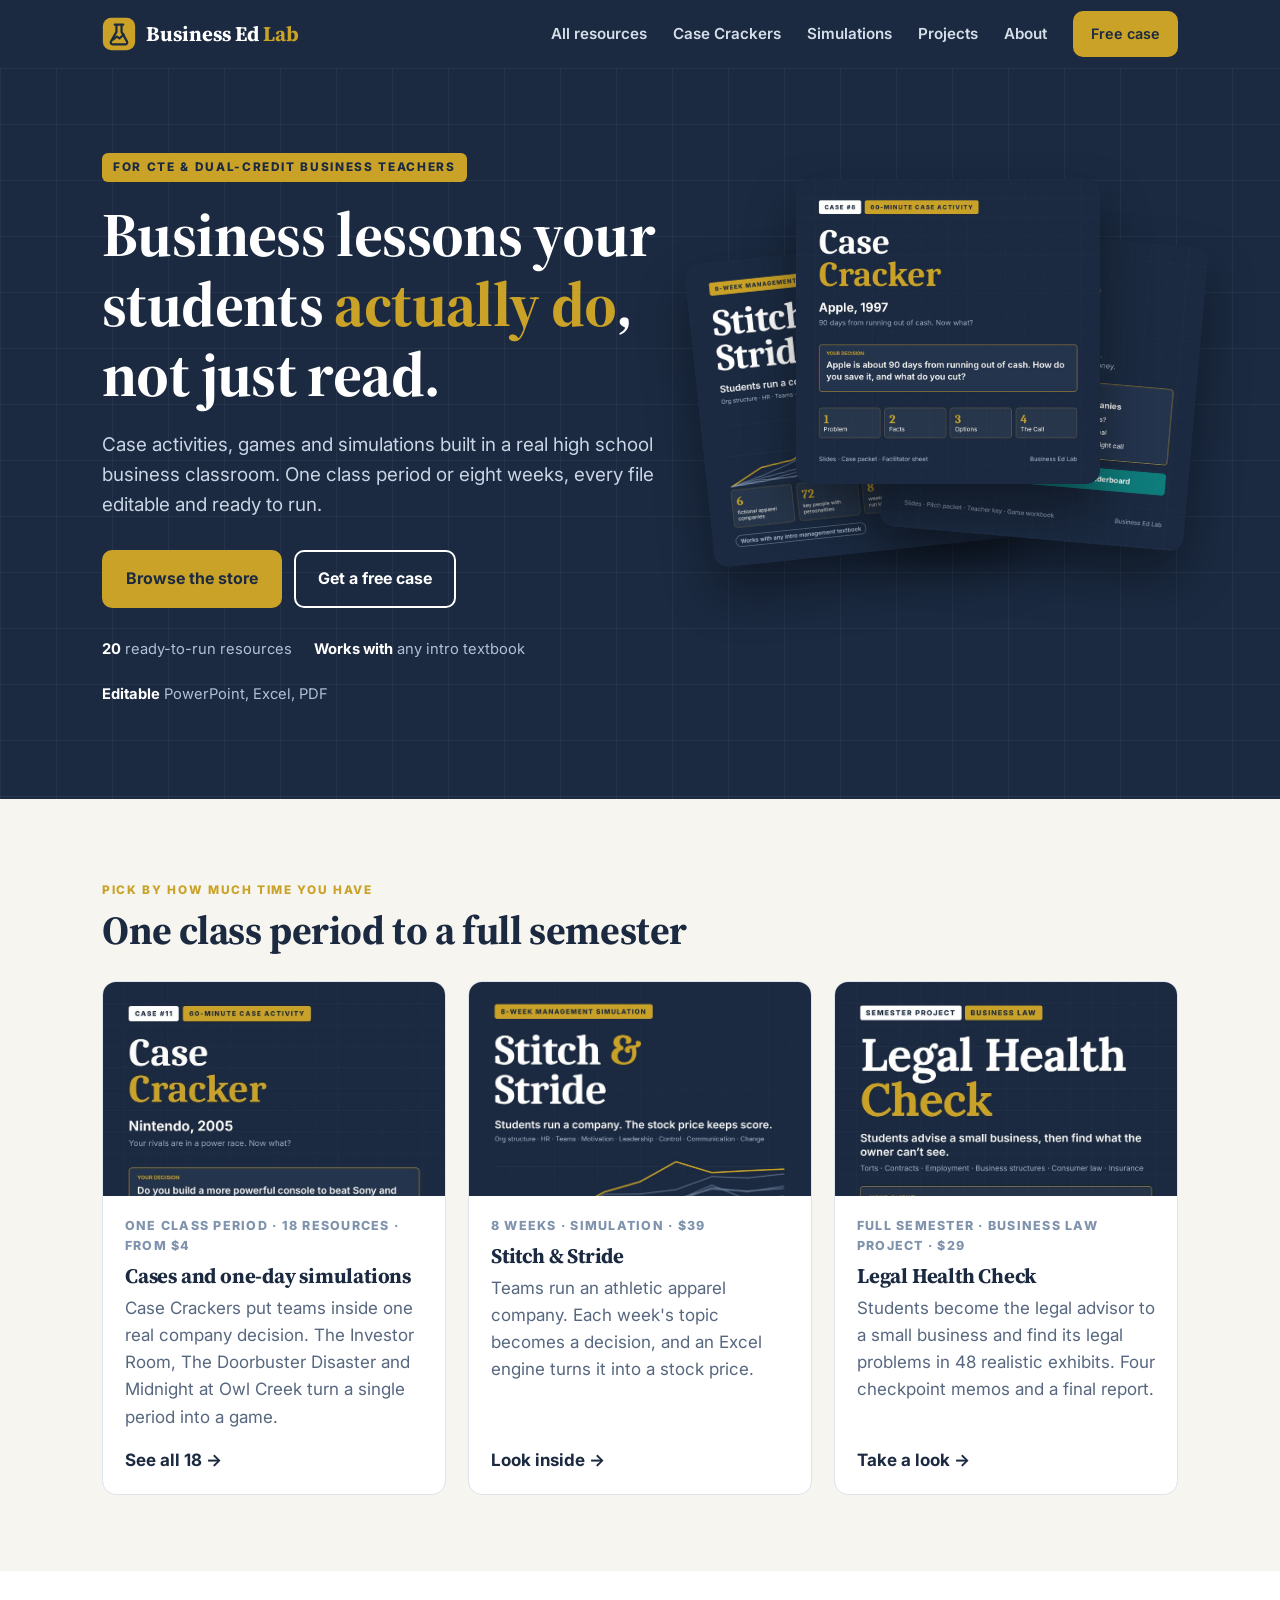
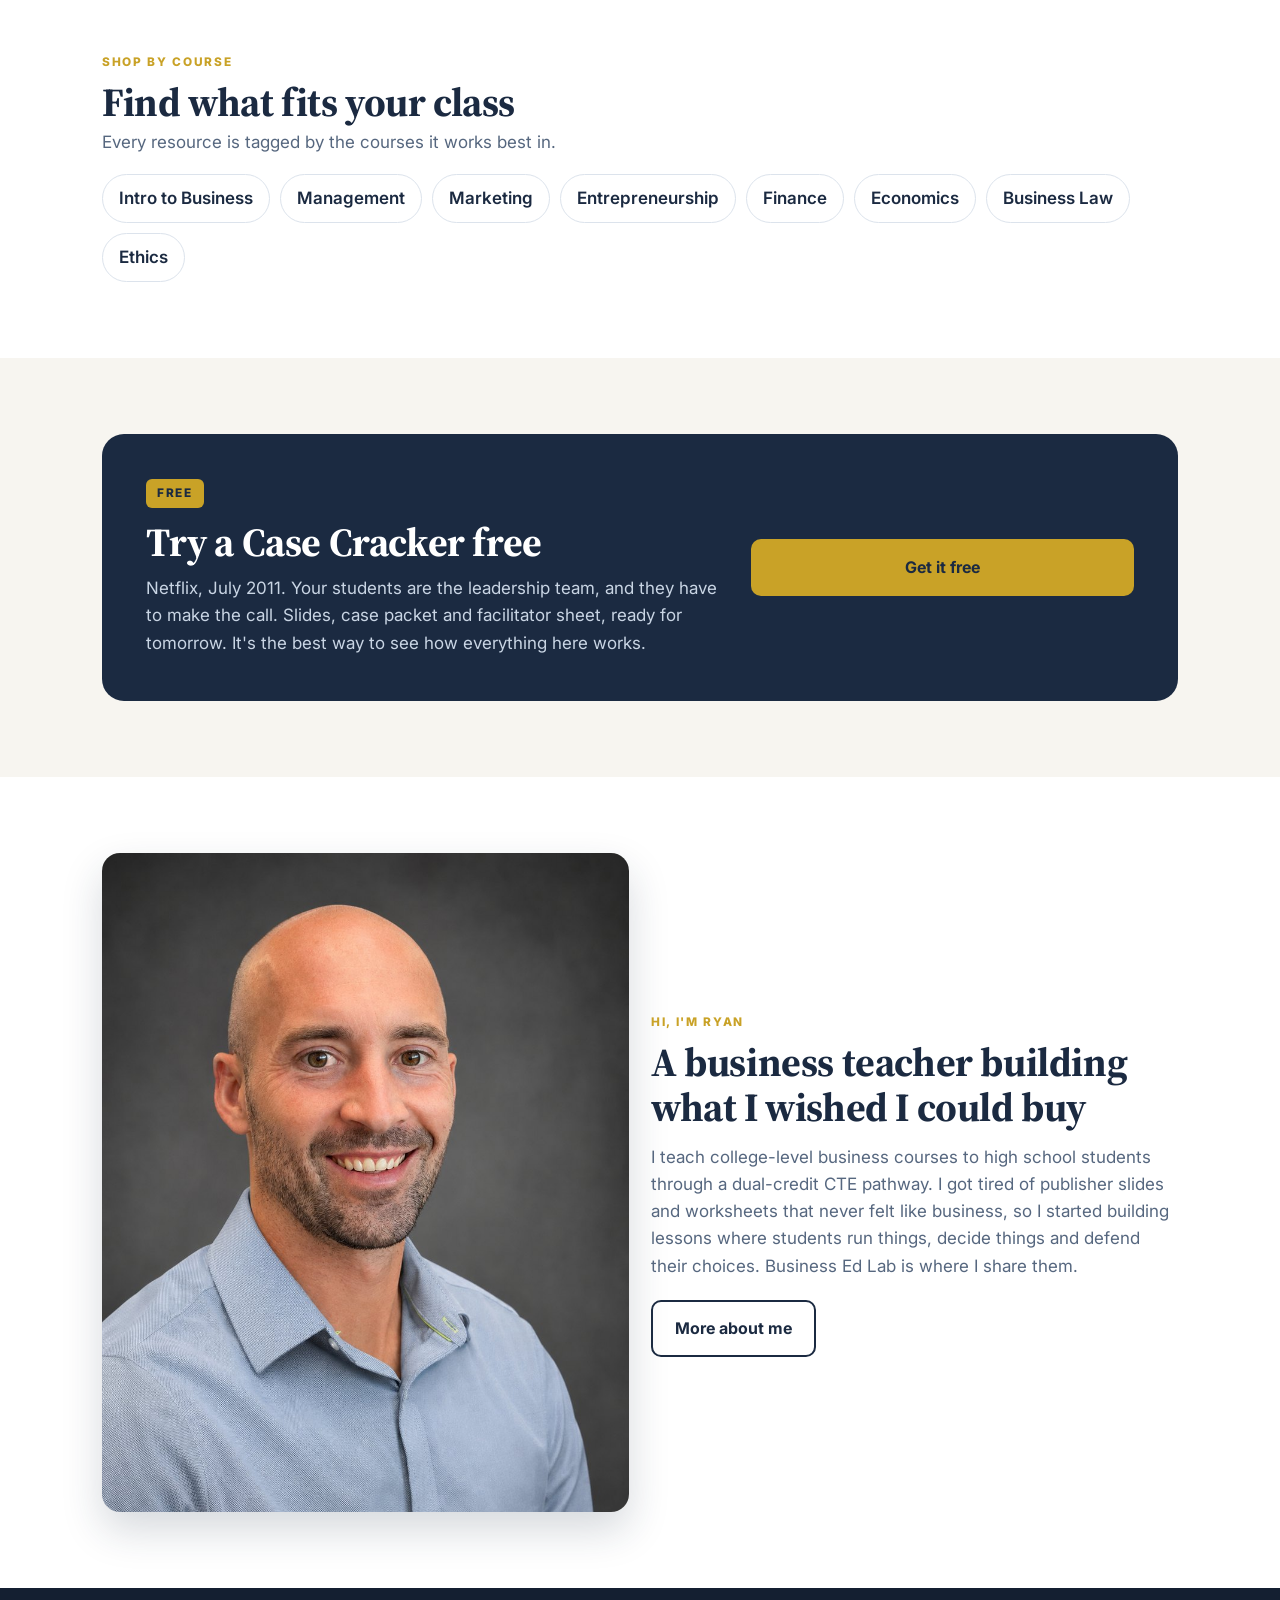
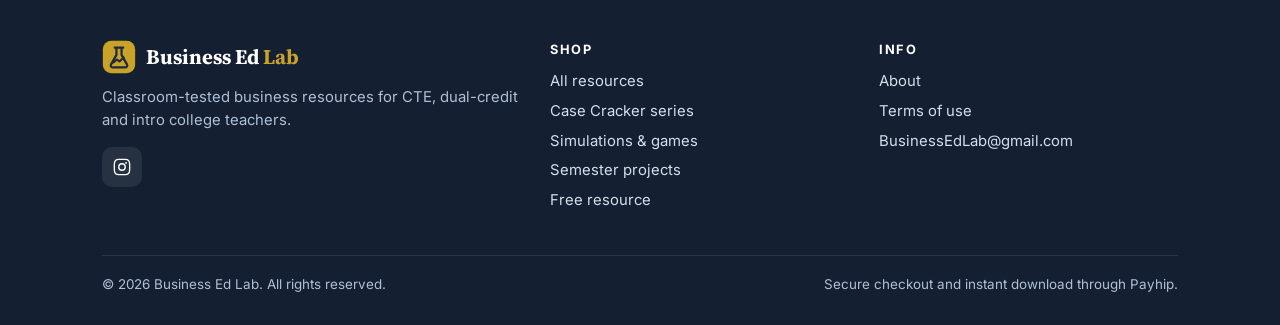
<file: index.html>
<!DOCTYPE html>
<html lang="en"><head>
<meta charset="utf-8"><meta name="viewport" content="width=device-width,initial-scale=1">
<title>Business Ed Lab | Classroom-tested business resources for CTE teachers</title>
<meta name="description" content="Simulations, projects and lesson kits for high school CTE, dual-credit and intro college business teachers. Built and tested in a real business classroom.">
<meta property="og:title" content="Business Ed Lab">
<meta property="og:description" content="Classroom-tested business resources for CTE and dual-credit teachers.">
<meta property="og:image" content="/assets/img/stitch-stride-cover.jpg">
<link rel="icon" href="/assets/favicon.svg">
<link rel="preconnect" href="https://fonts.googleapis.com"><link rel="preconnect" href="https://fonts.gstatic.com" crossorigin><link href="https://fonts.googleapis.com/css2?family=Inter:wght@400;500;600;700;800&family=Source+Serif+4:opsz,wght@8..60,600;8..60,700&display=swap" rel="stylesheet">
<link rel="stylesheet" href="/assets/style.css">
<script src="/assets/site.js" defer></script>
</head><body>
<header class="site-header" data-active="/"></header>

<section class="hero">
  <div class="wrap">
    <div>
      <span class="eyebrow">For CTE &amp; dual-credit business teachers</span>
      <h1 style="margin-top:18px">Business lessons your students <em>actually do</em>, not just read.</h1>
      <p class="lead">Case activities, games and simulations built in a real high school business classroom. One class period or eight weeks, every file editable and ready to run.</p>
      <div class="ctas">
        <a class="btn btn-gold" href="/store">Browse the store</a>
        <a class="btn btn-line" href="/free" style="color:#fff">Get a free case</a>
      </div>
      <div class="proof"><span><b>20</b> ready-to-run resources</span><span><b>Works with</b> any intro textbook</span><span><b>Editable</b> PowerPoint, Excel, PDF</span></div>
    </div>
    <div class="cover-stack">
      <a href="/stitch-and-stride" aria-label="Stitch & Stride"><img src="/assets/img/stitch-stride-cover.jpg" alt="Stitch & Stride cover"></a>
      <a href="/store?type=simulation" aria-label="The Investor Room"><img src="/assets/img/investor-room-cover.jpg" alt="The Investor Room cover"></a>
      <a href="/case-cracker" aria-label="Case Cracker series"><img src="/assets/img/case-cracker-apple.jpg" alt="Case Cracker: Apple 1997 cover"></a>
    </div>
  </div>
</section>

<section>
  <div class="wrap">
    <span class="eyebrow ghost">Pick by how much time you have</span>
    <h2 style="margin:6px 0 28px">One class period to a full semester</h2>
    <div class="grid g3">
      <a class="line" href="/store?time=period"><img src="/assets/img/case-cracker-nintendo.jpg" alt="">
        <div class="body"><span class="meta">One class period · 18 resources · from $4</span><h3>Cases and one-day simulations</h3><p class="muted">Case Crackers put teams inside one real company decision. The Investor Room, The Doorbuster Disaster and Midnight at Owl Creek turn a single period into a game.</p><span class="go">See all 18 →</span></div></a>
      <a class="line" href="/stitch-and-stride"><img src="/assets/img/stitch-stride-cover.jpg" alt="">
        <div class="body"><span class="meta">8 weeks · simulation · $39</span><h3>Stitch &amp; Stride</h3><p class="muted">Teams run an athletic apparel company. Each week's topic becomes a decision, and an Excel engine turns it into a stock price.</p><span class="go">Look inside →</span></div></a>
      <a class="line" href="/store?type=project"><img src="/assets/img/legal-health-check-cover.jpg" alt="">
        <div class="body"><span class="meta">Full semester · business law project · $29</span><h3>Legal Health Check</h3><p class="muted">Students become the legal advisor to a small business and find its legal problems in 48 realistic exhibits. Four checkpoint memos and a final report.</p><span class="go">Take a look →</span></div></a>
    </div>
  </div>
</section>

<section class="white-band">
  <div class="wrap">
    <span class="eyebrow ghost">Shop by course</span>
    <h2 style="margin:6px 0 4px">Find what fits your class</h2>
    <p class="muted">Every resource is tagged by the courses it works best in.</p>
    <div class="course-links">
      <a href="/store?course=intro">Intro to Business</a>
      <a href="/store?course=management">Management</a>
      <a href="/store?course=marketing">Marketing</a>
      <a href="/store?course=entrepreneurship">Entrepreneurship</a>
      <a href="/store?course=finance">Finance</a>
      <a href="/store?course=economics">Economics</a>
      <a href="/store?course=law">Business Law</a>
      <a href="/store?course=ethics">Ethics</a>
    </div>
  </div>
</section>

<section>
  <div class="wrap">
    <div class="signup">
      <div><span class="eyebrow">Free</span><h2 style="margin:12px 0 10px">Try a Case Cracker free</h2><p>Netflix, July 2011. Your students are the leadership team, and they have to make the call. Slides, case packet and facilitator sheet, ready for tomorrow. It's the best way to see how everything here works.</p></div>
      <div><a class="btn btn-gold btn-block" href="/free">Get it free</a></div>
    </div>
  </div>
</section>

<section class="white-band">
  <div class="wrap grid g2" style="align-items:center">
    <img class="portrait-img" src="/assets/img/ryan.jpg" alt="Ryan Burris, founder of Business Ed Lab">
    <div>
      <span class="eyebrow ghost">Hi, I'm Ryan</span>
      <h2 style="margin:6px 0 14px">A business teacher building what I wished I could buy</h2>
      <p class="muted">I teach college-level business courses to high school students through a dual-credit CTE pathway. I got tired of publisher slides and worksheets that never felt like business, so I started building lessons where students run things, decide things and defend their choices. Business Ed Lab is where I share them.</p>
      <a class="btn btn-line" href="/about" style="margin-top:20px">More about me</a>
    </div>
  </div>
</section>

<footer class="site-footer"></footer>
</body></html>
</file>
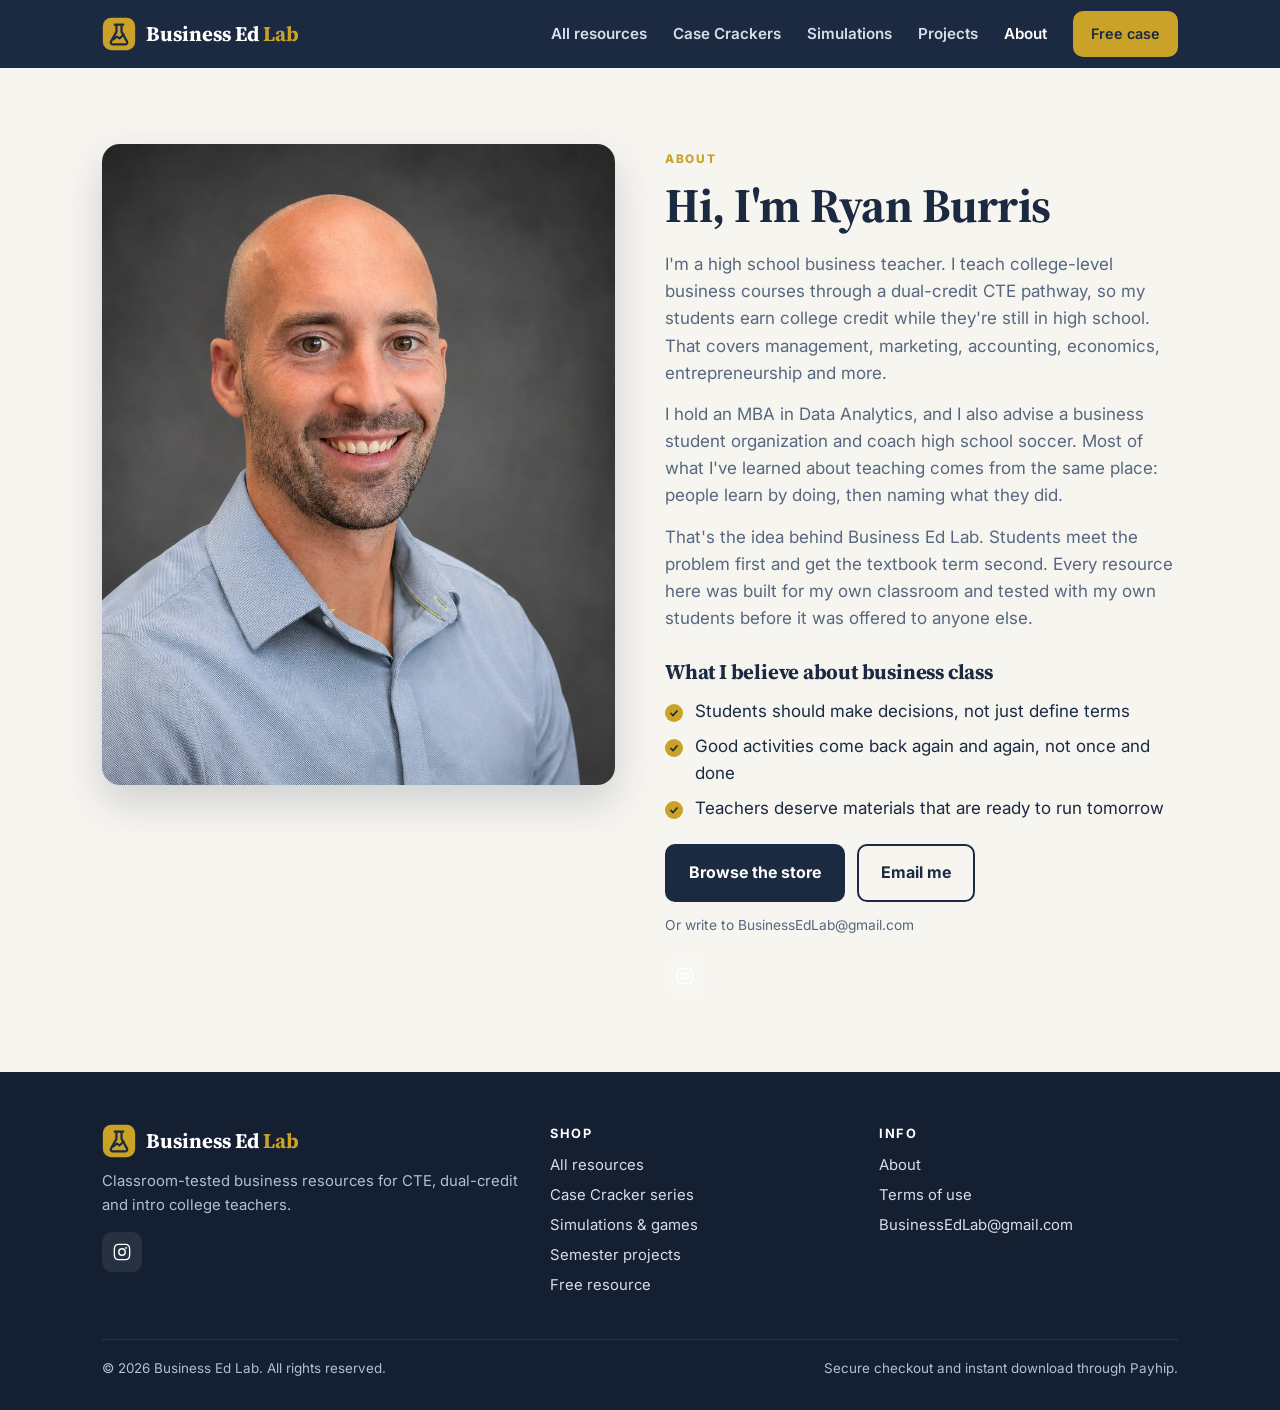
<file: about.html>
<!DOCTYPE html>
<html lang="en"><head>
<meta charset="utf-8"><meta name="viewport" content="width=device-width,initial-scale=1">
<title>About | Business Ed Lab</title>
<meta name="description" content="Business Ed Lab is run by Ryan Burris, a high school business teacher who builds hands-on resources for CTE and dual-credit classrooms.">
<link rel="icon" href="/assets/favicon.svg">
<link rel="preconnect" href="https://fonts.googleapis.com"><link rel="preconnect" href="https://fonts.gstatic.com" crossorigin><link href="https://fonts.googleapis.com/css2?family=Inter:wght@400;500;600;700;800&family=Source+Serif+4:opsz,wght@8..60,600;8..60,700&display=swap" rel="stylesheet">
<link rel="stylesheet" href="/assets/style.css">
<script src="/assets/site.js" defer></script>
</head><body>
<header class="site-header" data-active="/about"></header>

<section>
  <div class="wrap grid g2" style="gap:50px;align-items:start">
    <img class="portrait-img" src="/assets/img/ryan.jpg" alt="Ryan Burris, founder of Business Ed Lab">
    <div>
      <span class="eyebrow ghost">About</span>
      <h1 style="margin:8px 0 18px;font-size:clamp(2rem,4.4vw,3rem)">Hi, I'm Ryan Burris</h1>
      <p class="muted">I'm a high school business teacher. I teach college-level business courses through a dual-credit CTE pathway, so my students earn college credit while they're still in high school. That covers management, marketing, accounting, economics, entrepreneurship and more.</p>
      <p class="muted" style="margin-top:14px">I hold an MBA in Data Analytics, and I also advise a business student organization and coach high school soccer. Most of what I've learned about teaching comes from the same place: people learn by doing, then naming what they did.</p>
      <p class="muted" style="margin-top:14px">That's the idea behind Business Ed Lab. Students meet the problem first and get the textbook term second. Every resource here was built for my own classroom and tested with my own students before it was offered to anyone else.</p>
      <h3 style="margin-top:28px">What I believe about business class</h3>
      <ul class="ticks">
        <li>Students should make decisions, not just define terms</li>
        <li>Good activities come back again and again, not once and done</li>
        <li>Teachers deserve materials that are ready to run tomorrow</li>
      </ul>
      <div style="display:flex;gap:12px;flex-wrap:wrap;margin-top:22px">
        <a class="btn btn-navy" href="/store">Browse the store</a>
        <a class="btn btn-line" data-email>Email me</a>
        <p class="small" style="margin:0;flex-basis:100%">Or write to BusinessEdLab@gmail.com</p>
      </div>
      <div class="socials" data-socials style="margin-top:20px"></div>
    </div>
  </div>
</section>

<footer class="site-footer"></footer>
</body></html>
</file>
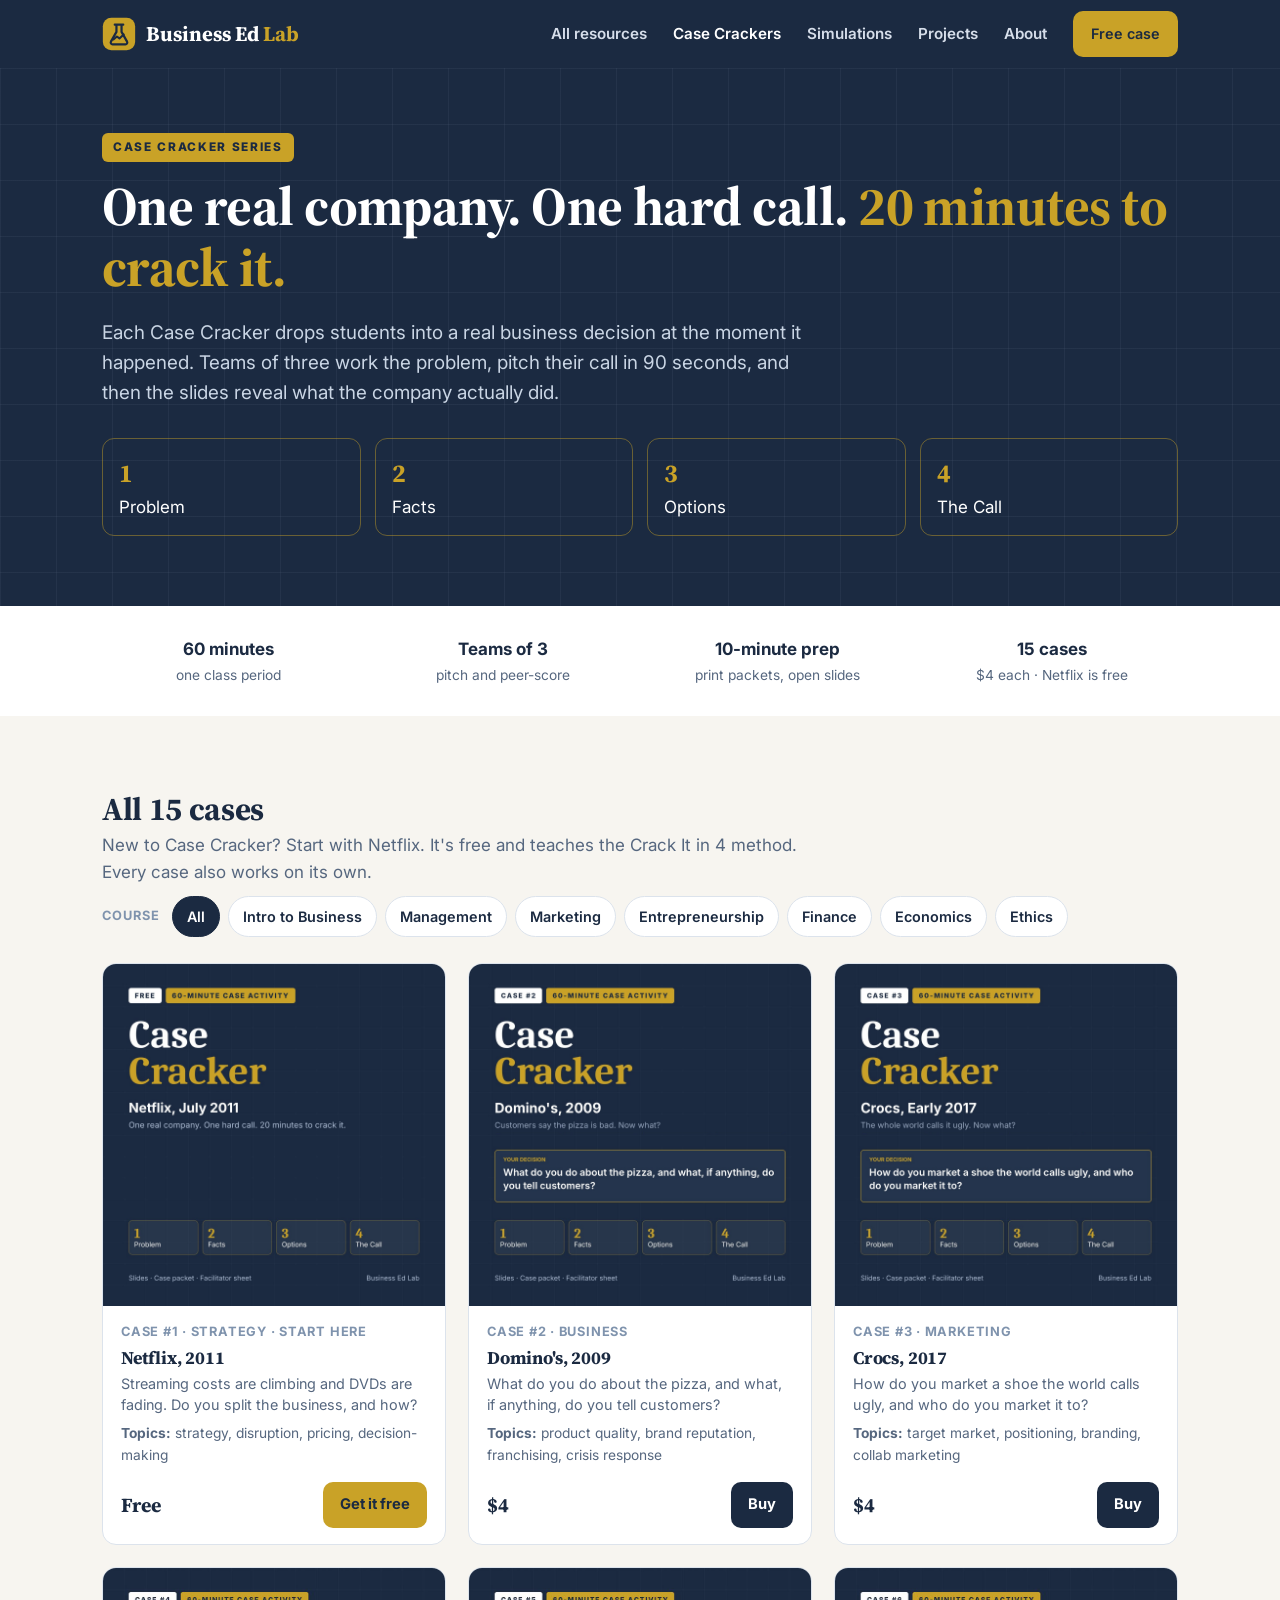
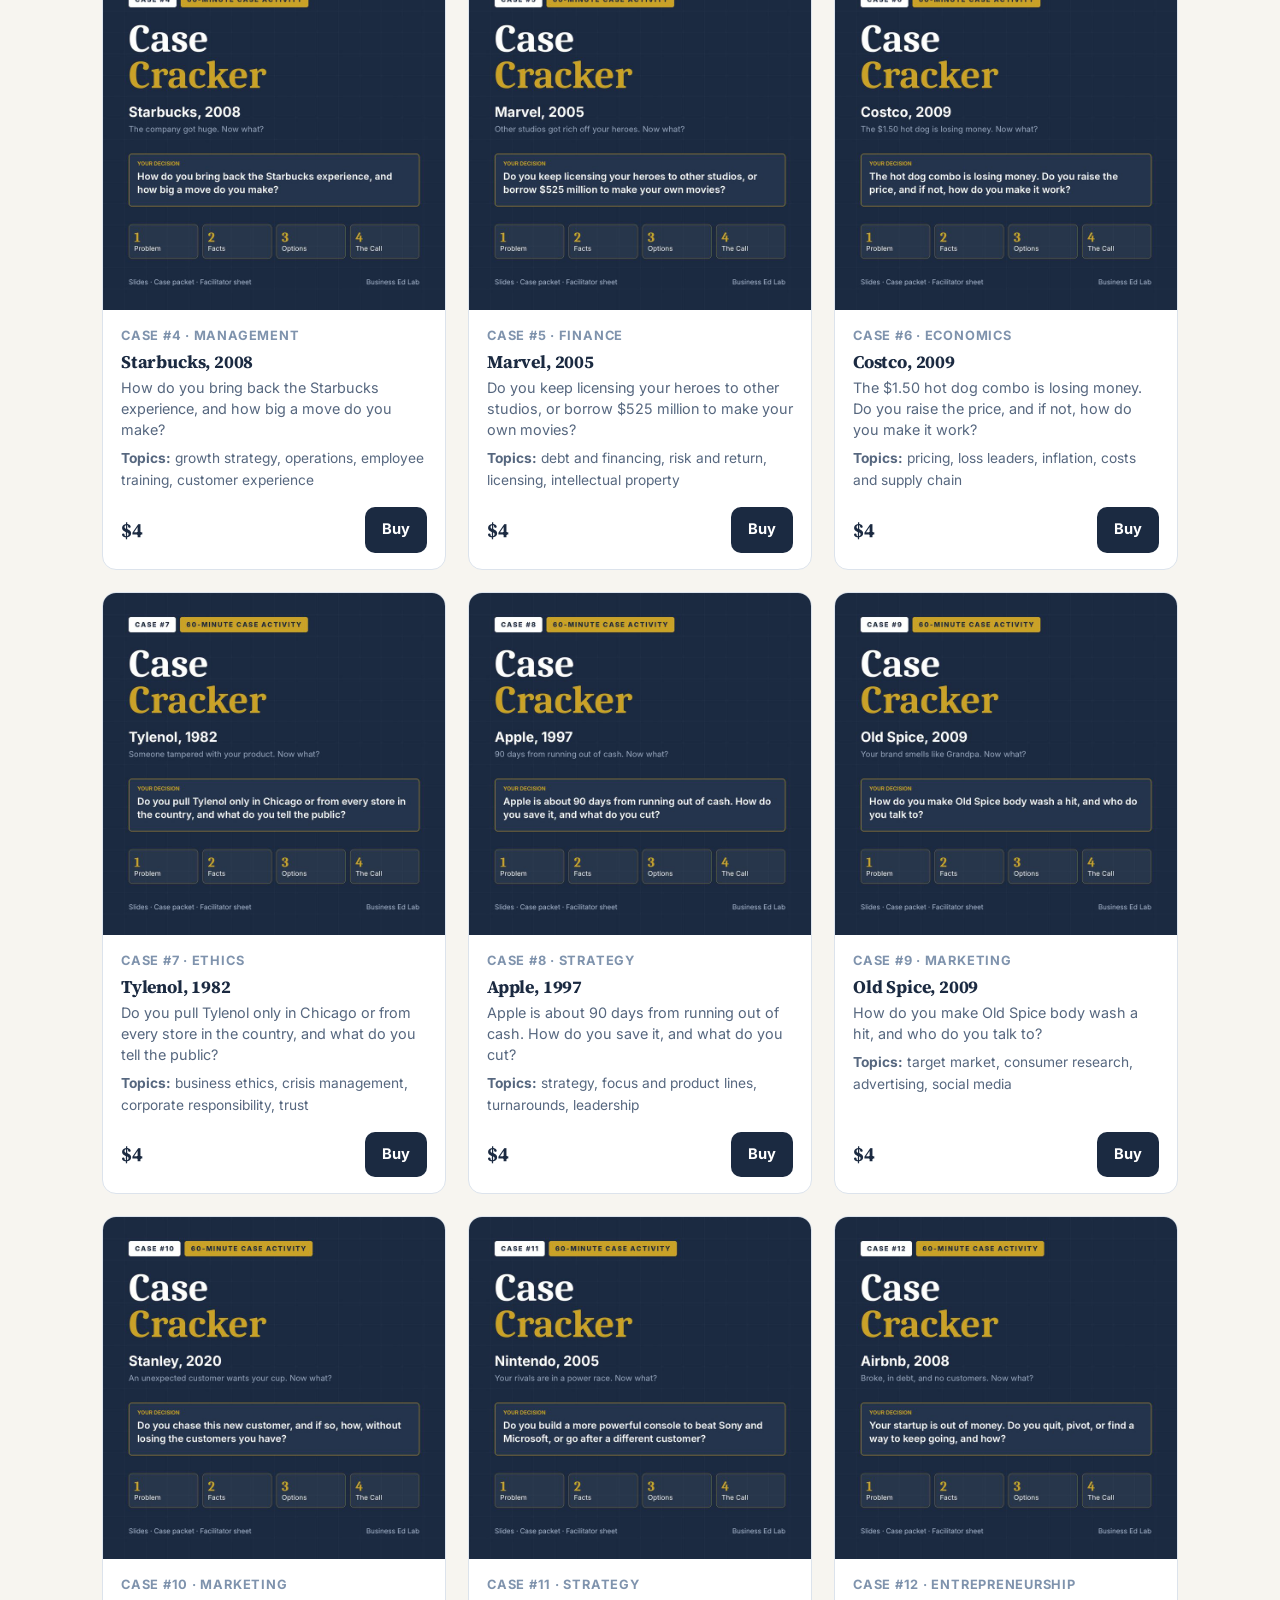
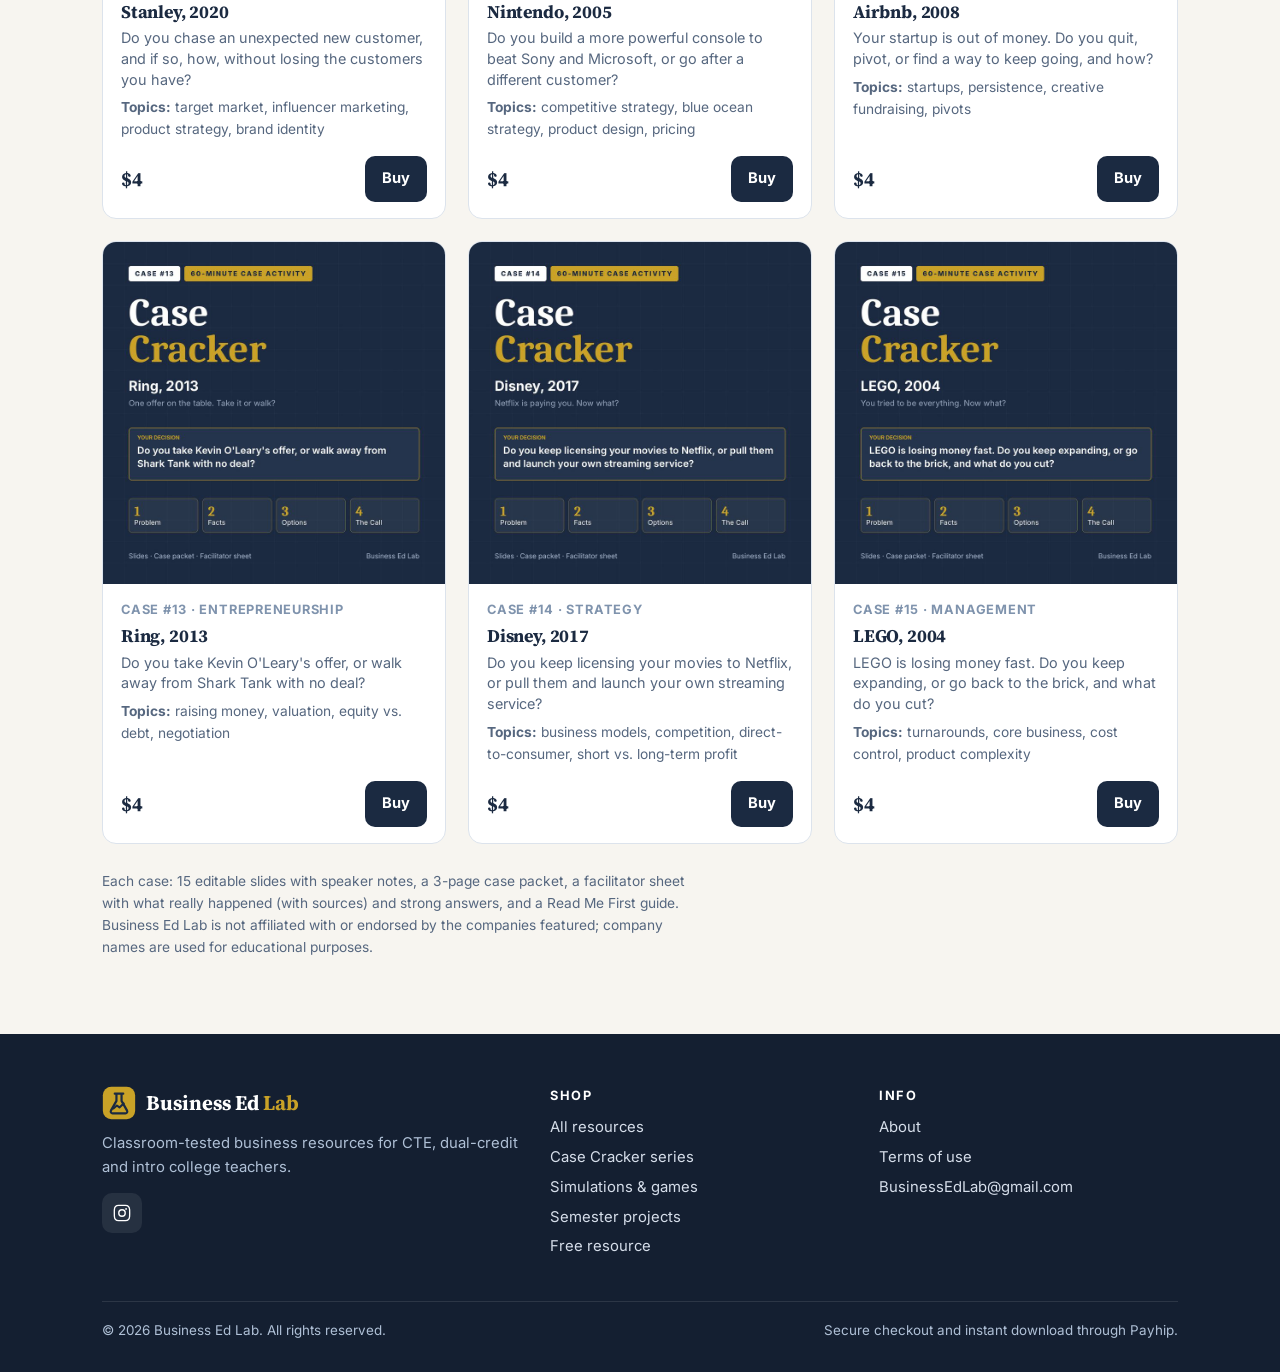
<file: case-cracker.html>
<!DOCTYPE html>
<html lang="en"><head>
<meta charset="utf-8"><meta name="viewport" content="width=device-width,initial-scale=1">
<title>Case Cracker Series | Business Ed Lab</title>
<meta name="description" content="Case Cracker: 60-minute business case activities built on real company decisions. Slides, case packet and facilitator sheet.">
<link rel="icon" href="/assets/favicon.svg">
<link rel="preconnect" href="https://fonts.googleapis.com"><link rel="preconnect" href="https://fonts.gstatic.com" crossorigin><link href="https://fonts.googleapis.com/css2?family=Inter:wght@400;500;600;700;800&family=Source+Serif+4:opsz,wght@8..60,600;8..60,700&display=swap" rel="stylesheet">
<link rel="stylesheet" href="/assets/style.css">
<script src="/assets/site.js" defer></script>
</head><body>
<header class="site-header" data-active="/case-cracker"></header>

<section class="hero" style="padding:64px 0 70px">
  <div class="wrap" style="display:block">
    <span class="eyebrow">Case Cracker series</span>
    <h1 style="margin-top:14px;font-size:clamp(2.2rem,5vw,3.4rem)">One real company. One hard call. <em>20 minutes to crack it.</em></h1>
    <p class="lead" style="max-width:720px">Each Case Cracker drops students into a real business decision at the moment it happened. Teams of three work the problem, pitch their call in 90 seconds, and then the slides reveal what the company actually did.</p>
    <div class="steps4">
      <div><b>1</b>Problem</div><div><b>2</b>Facts</div><div><b>3</b>Options</div><div><b>4</b>The Call</div>
    </div>
  </div>
</section>

<section class="white-band" style="padding:30px 0">
  <div class="wrap grid g4" style="text-align:center">
    <div><b>60 minutes</b><p class="small">one class period</p></div>
    <div><b>Teams of 3</b><p class="small">pitch and peer-score</p></div>
    <div><b>10-minute prep</b><p class="small">print packets, open slides</p></div>
    <div><b>15 cases</b><p class="small">$4 each · Netflix is free</p></div>
  </div>
</section>

<section>
  <div class="wrap">
    <div class="shelf-head" style="margin-bottom:10px"><div><h2>All 15 cases</h2><p>New to Case Cracker? Start with Netflix. It's free and teaches the Crack It in 4 method. Every case also works on its own.</p></div></div>
    <div class="filters" data-filter>
      <span>Course</span>
      <button data-course="all" aria-pressed="true">All</button>
      <button data-course="intro" aria-pressed="false">Intro to Business</button>
      <button data-course="management" aria-pressed="false">Management</button>
      <button data-course="marketing" aria-pressed="false">Marketing</button>
      <button data-course="entrepreneurship" aria-pressed="false">Entrepreneurship</button>
      <button data-course="finance" aria-pressed="false">Finance</button>
      <button data-course="economics" aria-pressed="false">Economics</button>
      <button data-course="ethics" aria-pressed="false">Ethics</button>
    </div>
    <div class="shelf" style="padding-top:18px">
      <div class="grid g3">
    <div class="product case" id="netflix" data-courses="intro,management,entrepreneurship">
      <a class="thumb" href="/free"><img src="/assets/img/case-cracker-netflix.jpg" alt="Case Cracker: Netflix, 2011 cover" loading="lazy"></a>
      <div class="info"><span class="meta">Case #1 · Strategy · Start here</span><h3>Netflix, 2011</h3><p class="muted">Streaming costs are climbing and DVDs are fading. Do you split the business, and how?</p><p class="small"><b>Topics:</b> strategy, disruption, pricing, decision-making</p>
      <div class="row"><span class="price">Free</span><a class="btn btn-gold btn-sm" href="/free">Get it free</a></div></div>
    </div>
    <div class="product case" id="dominos" data-courses="intro,management,marketing,entrepreneurship">
      <a class="thumb" href="https://payhip.com/b/gzQHx" target="_blank" rel="noopener"><img src="/assets/img/case-cracker-dominos.jpg" alt="Case Cracker: Domino&#x27;s, 2009 cover" loading="lazy"></a>
      <div class="info"><span class="meta">Case #2 · Business</span><h3>Domino&#x27;s, 2009</h3><p class="muted">What do you do about the pizza, and what, if anything, do you tell customers?</p><p class="small"><b>Topics:</b> product quality, brand reputation, franchising, crisis response</p>
      <div class="row"><span class="price">$4</span><a class="btn btn-navy btn-sm" data-checkout="dominos">Buy</a></div></div>
    </div>
    <div class="product case" id="crocs" data-courses="intro,marketing,entrepreneurship">
      <a class="thumb" href="https://payhip.com/b/Kj8hn" target="_blank" rel="noopener"><img src="/assets/img/case-cracker-crocs.jpg" alt="Case Cracker: Crocs, 2017 cover" loading="lazy"></a>
      <div class="info"><span class="meta">Case #3 · Marketing</span><h3>Crocs, 2017</h3><p class="muted">How do you market a shoe the world calls ugly, and who do you market it to?</p><p class="small"><b>Topics:</b> target market, positioning, branding, collab marketing</p>
      <div class="row"><span class="price">$4</span><a class="btn btn-navy btn-sm" data-checkout="crocs">Buy</a></div></div>
    </div>
    <div class="product case" id="starbucks" data-courses="management,intro,entrepreneurship">
      <a class="thumb" href="https://payhip.com/b/QV25w" target="_blank" rel="noopener"><img src="/assets/img/case-cracker-starbucks.jpg" alt="Case Cracker: Starbucks, 2008 cover" loading="lazy"></a>
      <div class="info"><span class="meta">Case #4 · Management</span><h3>Starbucks, 2008</h3><p class="muted">How do you bring back the Starbucks experience, and how big a move do you make?</p><p class="small"><b>Topics:</b> growth strategy, operations, employee training, customer experience</p>
      <div class="row"><span class="price">$4</span><a class="btn btn-navy btn-sm" data-checkout="starbucks">Buy</a></div></div>
    </div>
    <div class="product case" id="marvel" data-courses="finance,intro,entrepreneurship,marketing">
      <a class="thumb" href="https://payhip.com/b/mJF9x" target="_blank" rel="noopener"><img src="/assets/img/case-cracker-marvel.jpg" alt="Case Cracker: Marvel, 2005 cover" loading="lazy"></a>
      <div class="info"><span class="meta">Case #5 · Finance</span><h3>Marvel, 2005</h3><p class="muted">Do you keep licensing your heroes to other studios, or borrow $525 million to make your own movies?</p><p class="small"><b>Topics:</b> debt and financing, risk and return, licensing, intellectual property</p>
      <div class="row"><span class="price">$4</span><a class="btn btn-navy btn-sm" data-checkout="marvel">Buy</a></div></div>
    </div>
    <div class="product case" id="costco" data-courses="economics,marketing,intro,entrepreneurship">
      <a class="thumb" href="https://payhip.com/b/lZLQB" target="_blank" rel="noopener"><img src="/assets/img/case-cracker-costco.jpg" alt="Case Cracker: Costco, 2009 cover" loading="lazy"></a>
      <div class="info"><span class="meta">Case #6 · Economics</span><h3>Costco, 2009</h3><p class="muted">The $1.50 hot dog combo is losing money. Do you raise the price, and if not, how do you make it work?</p><p class="small"><b>Topics:</b> pricing, loss leaders, inflation, costs and supply chain</p>
      <div class="row"><span class="price">$4</span><a class="btn btn-navy btn-sm" data-checkout="costco">Buy</a></div></div>
    </div>
    <div class="product case" id="tylenol" data-courses="ethics,management,marketing,intro">
      <a class="thumb" href="https://payhip.com/b/AY8de" target="_blank" rel="noopener"><img src="/assets/img/case-cracker-tylenol.jpg" alt="Case Cracker: Tylenol, 1982 cover" loading="lazy"></a>
      <div class="info"><span class="meta">Case #7 · Ethics</span><h3>Tylenol, 1982</h3><p class="muted">Do you pull Tylenol only in Chicago or from every store in the country, and what do you tell the public?</p><p class="small"><b>Topics:</b> business ethics, crisis management, corporate responsibility, trust</p>
      <div class="row"><span class="price">$4</span><a class="btn btn-navy btn-sm" data-checkout="tylenol">Buy</a></div></div>
    </div>
    <div class="product case" id="apple" data-courses="management,intro,entrepreneurship,marketing">
      <a class="thumb" href="https://payhip.com/b/2j4aq" target="_blank" rel="noopener"><img src="/assets/img/case-cracker-apple.jpg" alt="Case Cracker: Apple, 1997 cover" loading="lazy"></a>
      <div class="info"><span class="meta">Case #8 · Strategy</span><h3>Apple, 1997</h3><p class="muted">Apple is about 90 days from running out of cash. How do you save it, and what do you cut?</p><p class="small"><b>Topics:</b> strategy, focus and product lines, turnarounds, leadership</p>
      <div class="row"><span class="price">$4</span><a class="btn btn-navy btn-sm" data-checkout="apple">Buy</a></div></div>
    </div>
    <div class="product case" id="oldspice" data-courses="marketing,intro,entrepreneurship">
      <a class="thumb" href="https://payhip.com/b/X10T7" target="_blank" rel="noopener"><img src="/assets/img/case-cracker-oldspice.jpg" alt="Case Cracker: Old Spice, 2009 cover" loading="lazy"></a>
      <div class="info"><span class="meta">Case #9 · Marketing</span><h3>Old Spice, 2009</h3><p class="muted">How do you make Old Spice body wash a hit, and who do you talk to?</p><p class="small"><b>Topics:</b> target market, consumer research, advertising, social media</p>
      <div class="row"><span class="price">$4</span><a class="btn btn-navy btn-sm" data-checkout="oldspice">Buy</a></div></div>
    </div>
    <div class="product case" id="stanley" data-courses="marketing,entrepreneurship,intro">
      <a class="thumb" href="https://payhip.com/b/9IWwb" target="_blank" rel="noopener"><img src="/assets/img/case-cracker-stanley.jpg" alt="Case Cracker: Stanley, 2020 cover" loading="lazy"></a>
      <div class="info"><span class="meta">Case #10 · Marketing</span><h3>Stanley, 2020</h3><p class="muted">Do you chase an unexpected new customer, and if so, how, without losing the customers you have?</p><p class="small"><b>Topics:</b> target market, influencer marketing, product strategy, brand identity</p>
      <div class="row"><span class="price">$4</span><a class="btn btn-navy btn-sm" data-checkout="stanley">Buy</a></div></div>
    </div>
    <div class="product case" id="nintendo" data-courses="management,marketing,intro,entrepreneurship">
      <a class="thumb" href="https://payhip.com/b/mVURu" target="_blank" rel="noopener"><img src="/assets/img/case-cracker-nintendo.jpg" alt="Case Cracker: Nintendo, 2005 cover" loading="lazy"></a>
      <div class="info"><span class="meta">Case #11 · Strategy</span><h3>Nintendo, 2005</h3><p class="muted">Do you build a more powerful console to beat Sony and Microsoft, or go after a different customer?</p><p class="small"><b>Topics:</b> competitive strategy, blue ocean strategy, product design, pricing</p>
      <div class="row"><span class="price">$4</span><a class="btn btn-navy btn-sm" data-checkout="nintendo">Buy</a></div></div>
    </div>
    <div class="product case" id="airbnb" data-courses="entrepreneurship,intro,marketing">
      <a class="thumb" href="https://payhip.com/b/j8YfC" target="_blank" rel="noopener"><img src="/assets/img/case-cracker-airbnb.jpg" alt="Case Cracker: Airbnb, 2008 cover" loading="lazy"></a>
      <div class="info"><span class="meta">Case #12 · Entrepreneurship</span><h3>Airbnb, 2008</h3><p class="muted">Your startup is out of money. Do you quit, pivot, or find a way to keep going, and how?</p><p class="small"><b>Topics:</b> startups, persistence, creative fundraising, pivots</p>
      <div class="row"><span class="price">$4</span><a class="btn btn-navy btn-sm" data-checkout="airbnb">Buy</a></div></div>
    </div>
    <div class="product case" id="ring" data-courses="entrepreneurship,finance,intro">
      <a class="thumb" href="https://payhip.com/b/YgHM8" target="_blank" rel="noopener"><img src="/assets/img/case-cracker-ring.jpg" alt="Case Cracker: Ring, 2013 cover" loading="lazy"></a>
      <div class="info"><span class="meta">Case #13 · Entrepreneurship</span><h3>Ring, 2013</h3><p class="muted">Do you take Kevin O&#x27;Leary&#x27;s offer, or walk away from Shark Tank with no deal?</p><p class="small"><b>Topics:</b> raising money, valuation, equity vs. debt, negotiation</p>
      <div class="row"><span class="price">$4</span><a class="btn btn-navy btn-sm" data-checkout="ring">Buy</a></div></div>
    </div>
    <div class="product case" id="disney" data-courses="management,marketing,intro,economics">
      <a class="thumb" href="https://payhip.com/b/3F0AZ" target="_blank" rel="noopener"><img src="/assets/img/case-cracker-disney.jpg" alt="Case Cracker: Disney, 2017 cover" loading="lazy"></a>
      <div class="info"><span class="meta">Case #14 · Strategy</span><h3>Disney, 2017</h3><p class="muted">Do you keep licensing your movies to Netflix, or pull them and launch your own streaming service?</p><p class="small"><b>Topics:</b> business models, competition, direct-to-consumer, short vs. long-term profit</p>
      <div class="row"><span class="price">$4</span><a class="btn btn-navy btn-sm" data-checkout="disney">Buy</a></div></div>
    </div>
    <div class="product case" id="lego" data-courses="management,intro,entrepreneurship,marketing">
      <a class="thumb" href="https://payhip.com/b/Bahq8" target="_blank" rel="noopener"><img src="/assets/img/case-cracker-lego.jpg" alt="Case Cracker: LEGO, 2004 cover" loading="lazy"></a>
      <div class="info"><span class="meta">Case #15 · Management</span><h3>LEGO, 2004</h3><p class="muted">LEGO is losing money fast. Do you keep expanding, or go back to the brick, and what do you cut?</p><p class="small"><b>Topics:</b> turnarounds, core business, cost control, product complexity</p>
      <div class="row"><span class="price">$4</span><a class="btn btn-navy btn-sm" data-checkout="lego">Buy</a></div></div>
    </div>
      </div>
    </div>
    <p class="small" style="margin-top:26px">Each case: 15 editable slides with speaker notes, a 3-page case packet, a facilitator sheet with what really happened (with sources) and strong answers, and a Read Me First guide. Business Ed Lab is not affiliated with or endorsed by the companies featured; company names are used for educational purposes.</p>
  </div>
</section>

<footer class="site-footer"></footer>
</body></html>
</file>
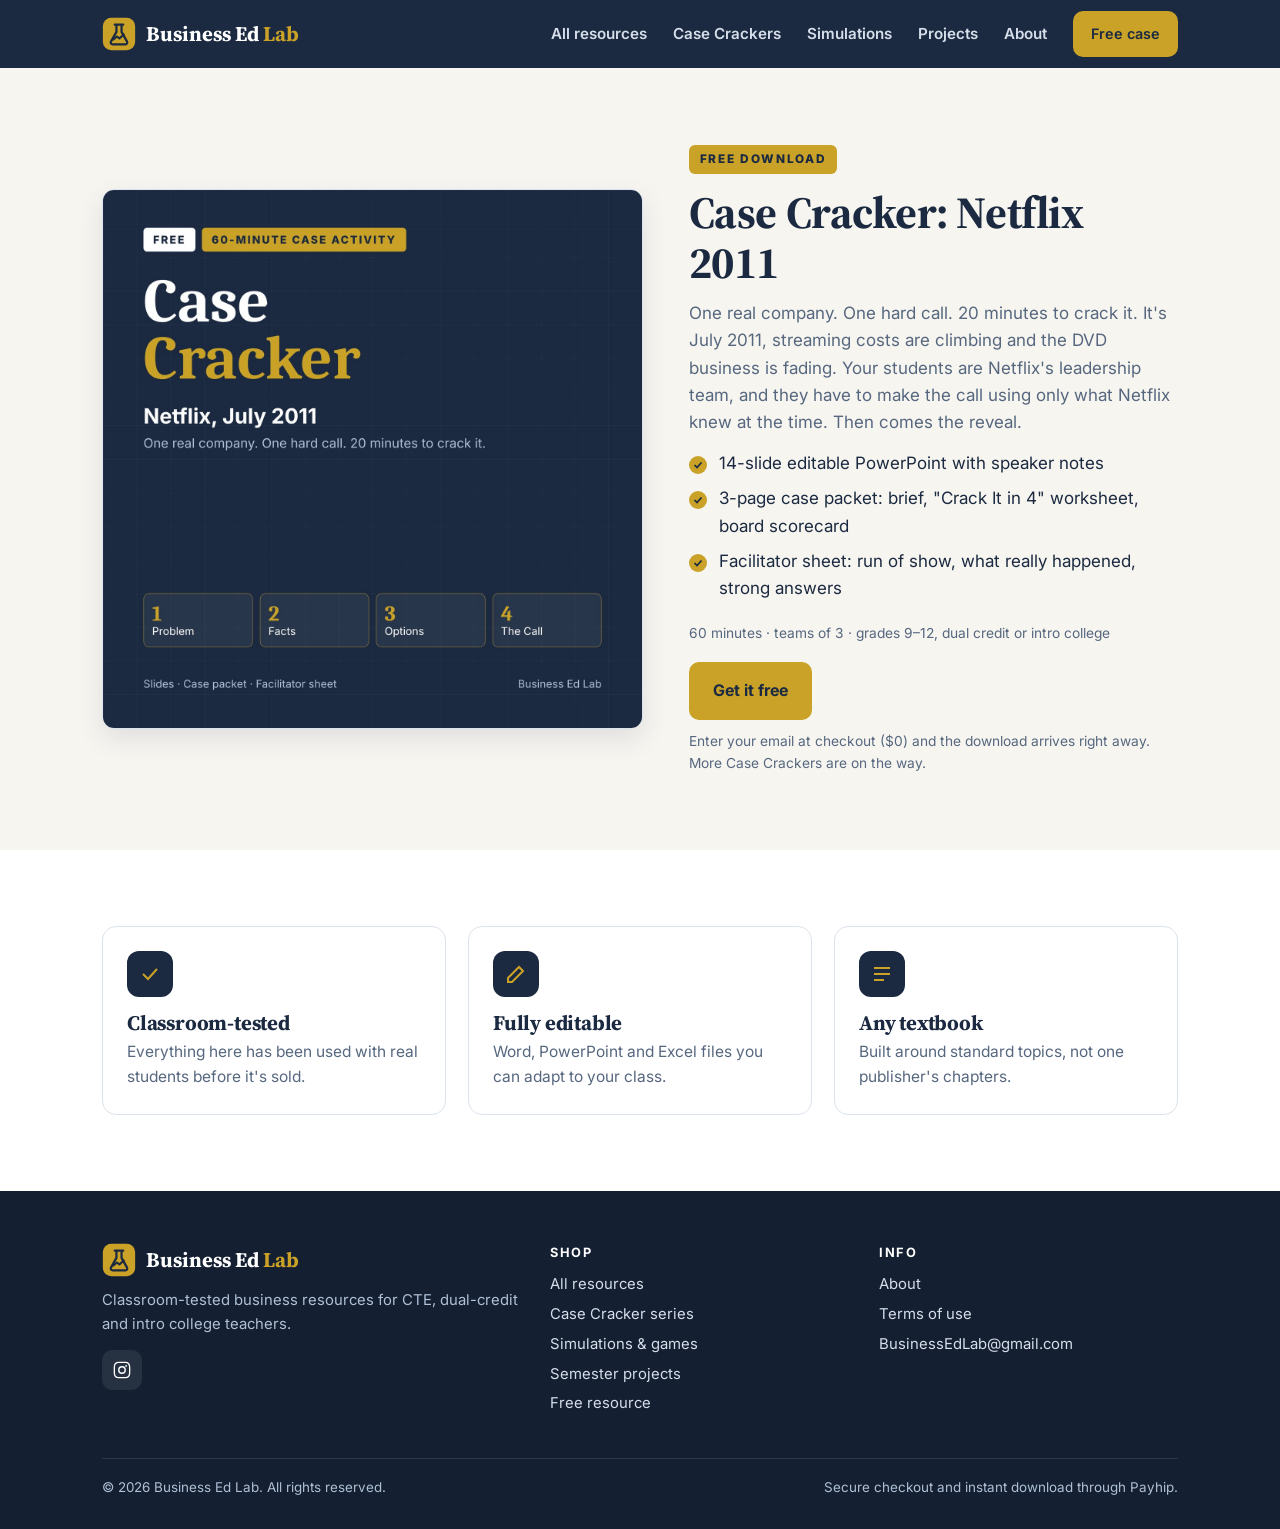
<file: free.html>
<!DOCTYPE html>
<html lang="en"><head>
<meta charset="utf-8"><meta name="viewport" content="width=device-width,initial-scale=1">
<title>Free Case Cracker: Netflix 2011 | Business Ed Lab</title>
<meta name="description" content="Free 60-minute business case activity: students run Netflix in July 2011 and make the call. Slides, case packet and facilitator sheet.">
<link rel="icon" href="/assets/favicon.svg">
<link rel="preconnect" href="https://fonts.googleapis.com"><link rel="preconnect" href="https://fonts.gstatic.com" crossorigin><link href="https://fonts.googleapis.com/css2?family=Inter:wght@400;500;600;700;800&family=Source+Serif+4:opsz,wght@8..60,600;8..60,700&display=swap" rel="stylesheet">
<link rel="stylesheet" href="/assets/style.css">
<script src="/assets/site.js" defer></script>
</head><body>
<header class="site-header" data-active="/free"></header>

<section>
  <div class="wrap pp" style="align-items:center">
    <div class="shot"><img src="/assets/img/case-cracker-netflix.jpg" alt="Case Cracker: Netflix 2011 cover"></div>
    <div>
      <span class="eyebrow">Free download</span>
      <h1 style="margin:14px 0 12px;font-size:clamp(2rem,4.4vw,2.8rem)">Case Cracker: Netflix 2011</h1>
      <p class="muted">One real company. One hard call. 20 minutes to crack it. It's July 2011, streaming costs are climbing and the DVD business is fading. Your students are Netflix's leadership team, and they have to make the call using only what Netflix knew at the time. Then comes the reveal.</p>
      <ul class="ticks">
        <li>14-slide editable PowerPoint with speaker notes</li>
        <li>3-page case packet: brief, "Crack It in 4" worksheet, board scorecard</li>
        <li>Facilitator sheet: run of show, what really happened, strong answers</li>
      </ul>
      <p class="small">60 minutes · teams of 3 · grades 9–12, dual credit or intro college</p>
      <a class="btn btn-gold" data-checkout="freeResource" style="margin-top:18px">Get it free</a>
      <p class="small" style="margin-top:10px">Enter your email at checkout ($0) and the download arrives right away. More Case Crackers are on the way.</p>
    </div>
  </div>
</section>

<section class="white-band">
  <div class="wrap grid g3">
    <div class="card"><div class="icon"><svg viewBox="0 0 24 24"><path d="M5 12l5 5 9-10"/></svg></div><h3>Classroom-tested</h3><p>Everything here has been used with real students before it's sold.</p></div>
    <div class="card"><div class="icon"><svg viewBox="0 0 24 24"><path d="M4 20h4L19 9l-4-4L4 16v4z"/></svg></div><h3>Fully editable</h3><p>Word, PowerPoint and Excel files you can adapt to your class.</p></div>
    <div class="card"><div class="icon"><svg viewBox="0 0 24 24"><path d="M4 6h16M4 12h16M4 18h10"/></svg></div><h3>Any textbook</h3><p>Built around standard topics, not one publisher's chapters.</p></div>
  </div>
</section>

<footer class="site-footer"></footer>
</body></html>
</file>
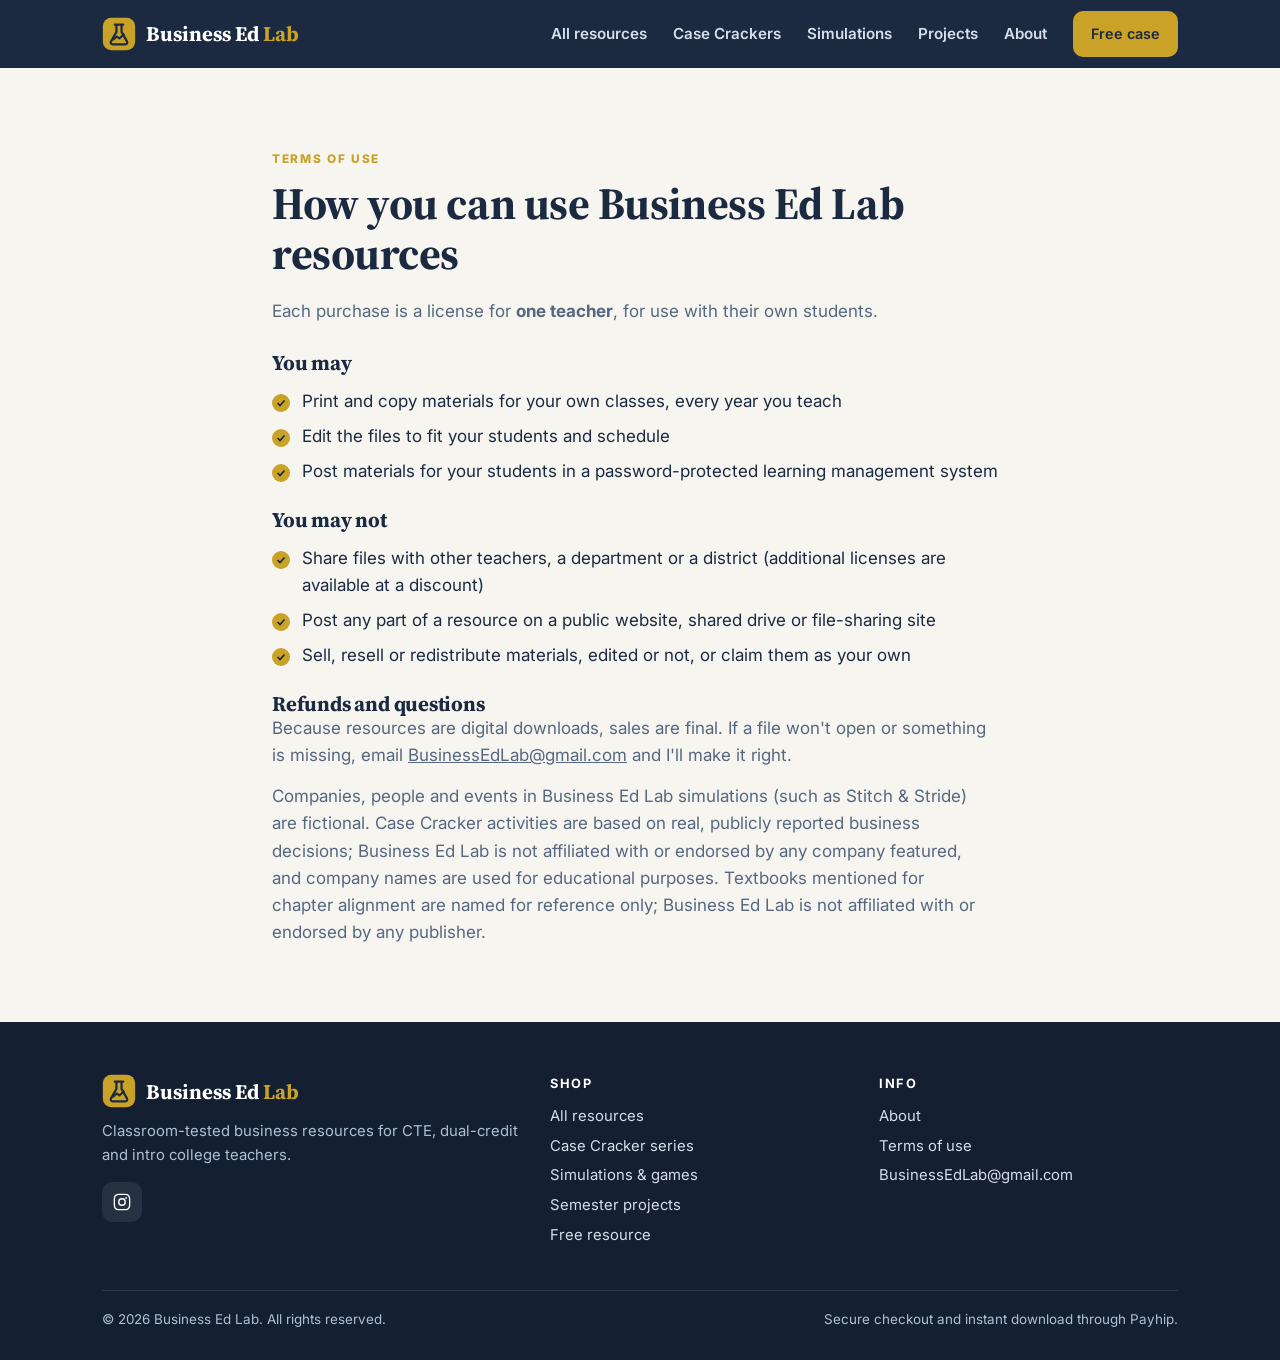
<file: license.html>
<!DOCTYPE html>
<html lang="en"><head>
<meta charset="utf-8"><meta name="viewport" content="width=device-width,initial-scale=1">
<title>Terms of Use | Business Ed Lab</title>
<link rel="icon" href="/assets/favicon.svg">
<link rel="preconnect" href="https://fonts.googleapis.com"><link rel="preconnect" href="https://fonts.gstatic.com" crossorigin><link href="https://fonts.googleapis.com/css2?family=Inter:wght@400;500;600;700;800&family=Source+Serif+4:opsz,wght@8..60,600;8..60,700&display=swap" rel="stylesheet">
<link rel="stylesheet" href="/assets/style.css">
<script src="/assets/site.js" defer></script>
</head><body>
<header class="site-header" data-active="/license"></header>

<section>
  <div class="wrap" style="max-width:780px">
    <span class="eyebrow ghost">Terms of use</span>
    <h1 style="margin:8px 0 18px;font-size:clamp(2rem,4.4vw,2.8rem)">How you can use Business Ed Lab resources</h1>
    <p class="muted">Each purchase is a license for <b>one teacher</b>, for use with their own students.</p>
    <h3 style="margin-top:26px">You may</h3>
    <ul class="ticks">
      <li>Print and copy materials for your own classes, every year you teach</li>
      <li>Edit the files to fit your students and schedule</li>
      <li>Post materials for your students in a password-protected learning management system</li>
    </ul>
    <h3 style="margin-top:22px">You may not</h3>
    <ul class="ticks">
      <li>Share files with other teachers, a department or a district (additional licenses are available at a discount)</li>
      <li>Post any part of a resource on a public website, shared drive or file-sharing site</li>
      <li>Sell, resell or redistribute materials, edited or not, or claim them as your own</li>
    </ul>
    <h3 style="margin-top:22px">Refunds and questions</h3>
    <p class="muted">Because resources are digital downloads, sales are final. If a file won't open or something is missing, email <a data-email></a> and I'll make it right.</p>
    <p class="muted" style="margin-top:14px">Companies, people and events in Business Ed Lab simulations (such as Stitch &amp; Stride) are fictional. Case Cracker activities are based on real, publicly reported business decisions; Business Ed Lab is not affiliated with or endorsed by any company featured, and company names are used for educational purposes. Textbooks mentioned for chapter alignment are named for reference only; Business Ed Lab is not affiliated with or endorsed by any publisher.</p>
  </div>
</section>

<footer class="site-footer"></footer>
</body></html>
</file>
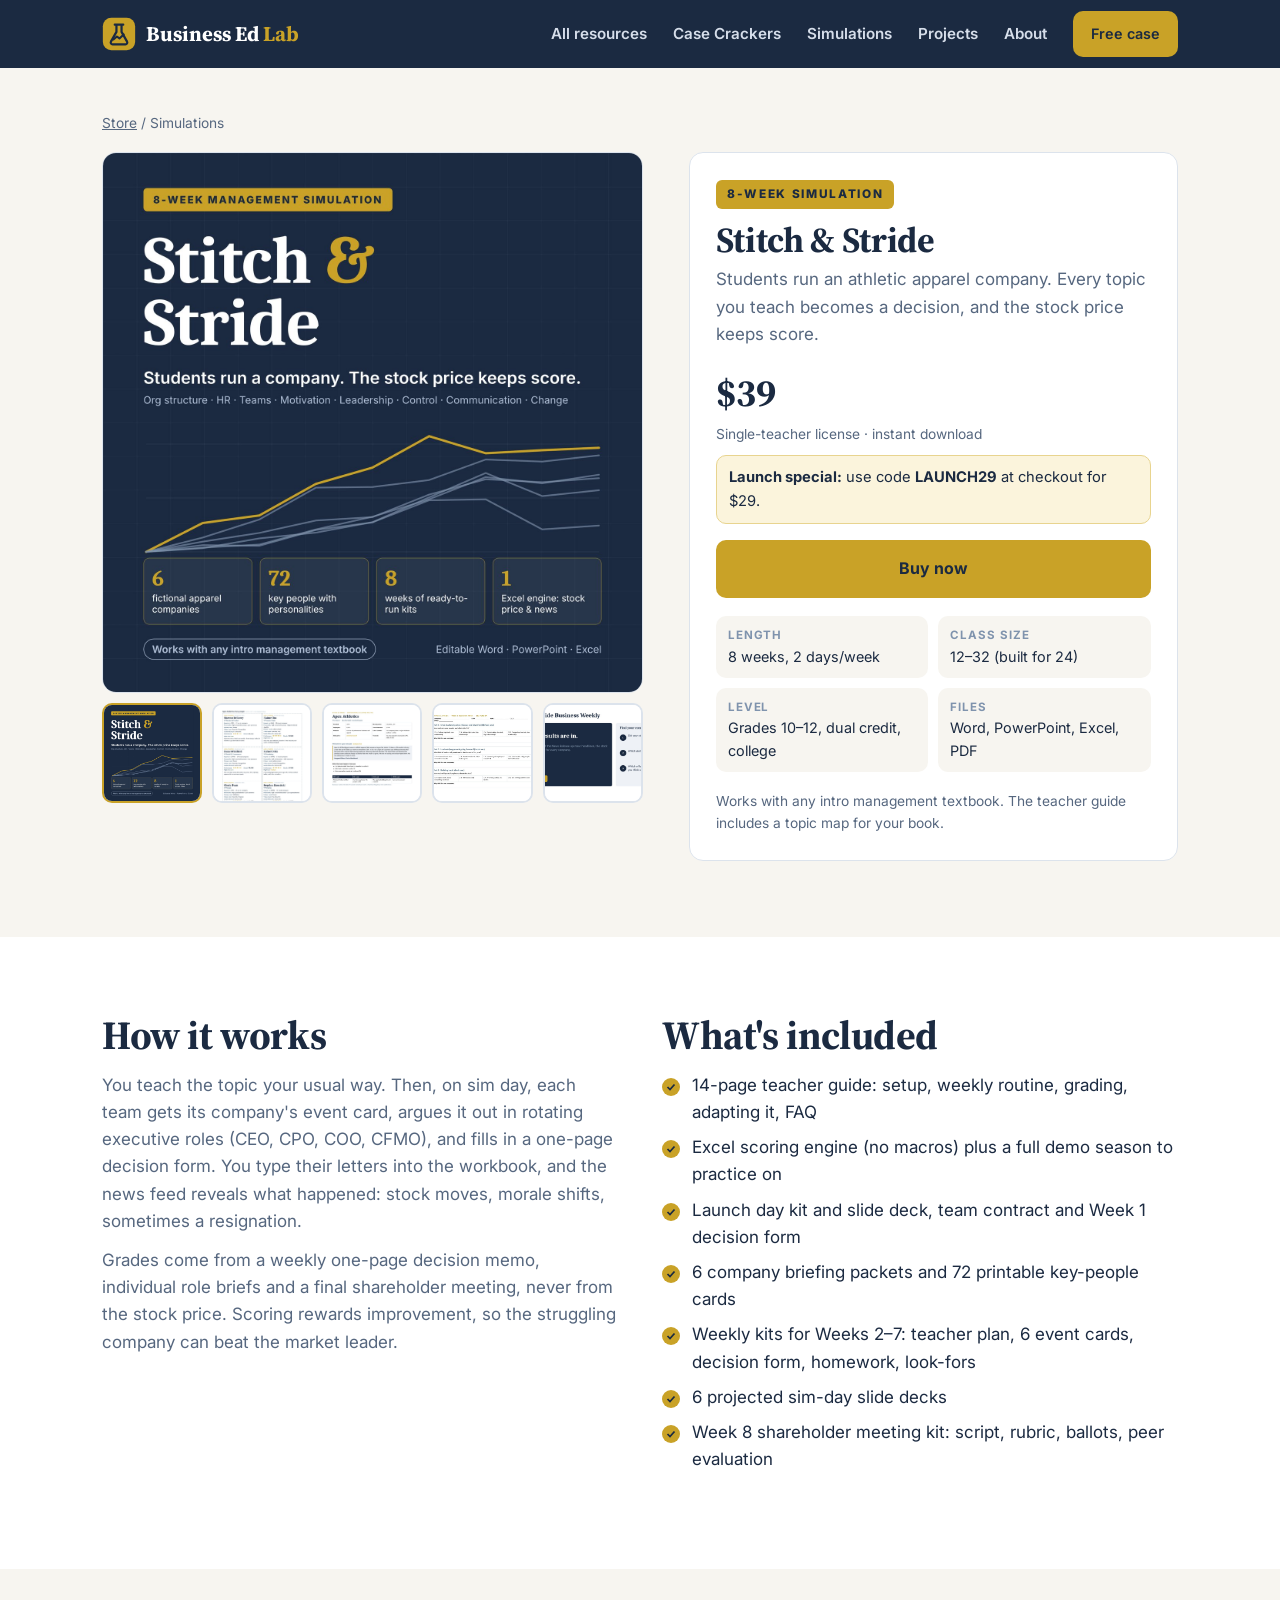
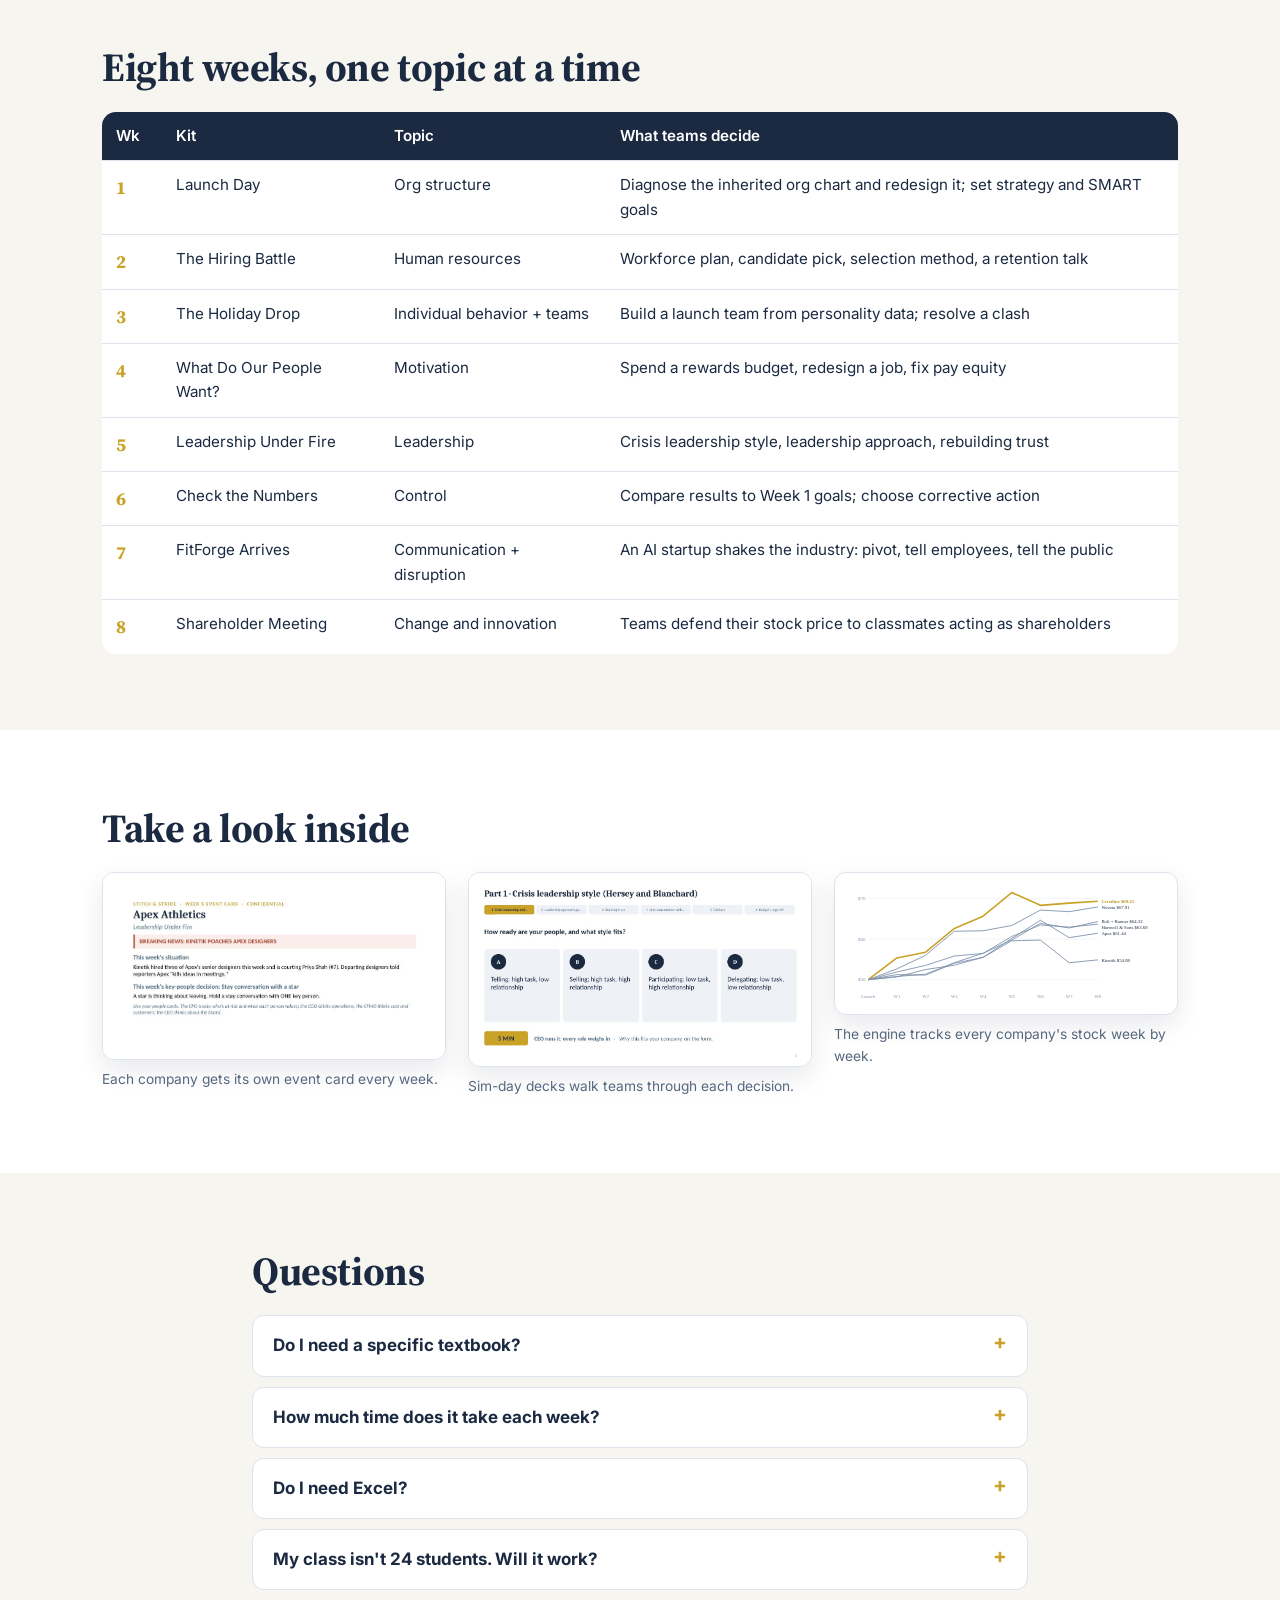
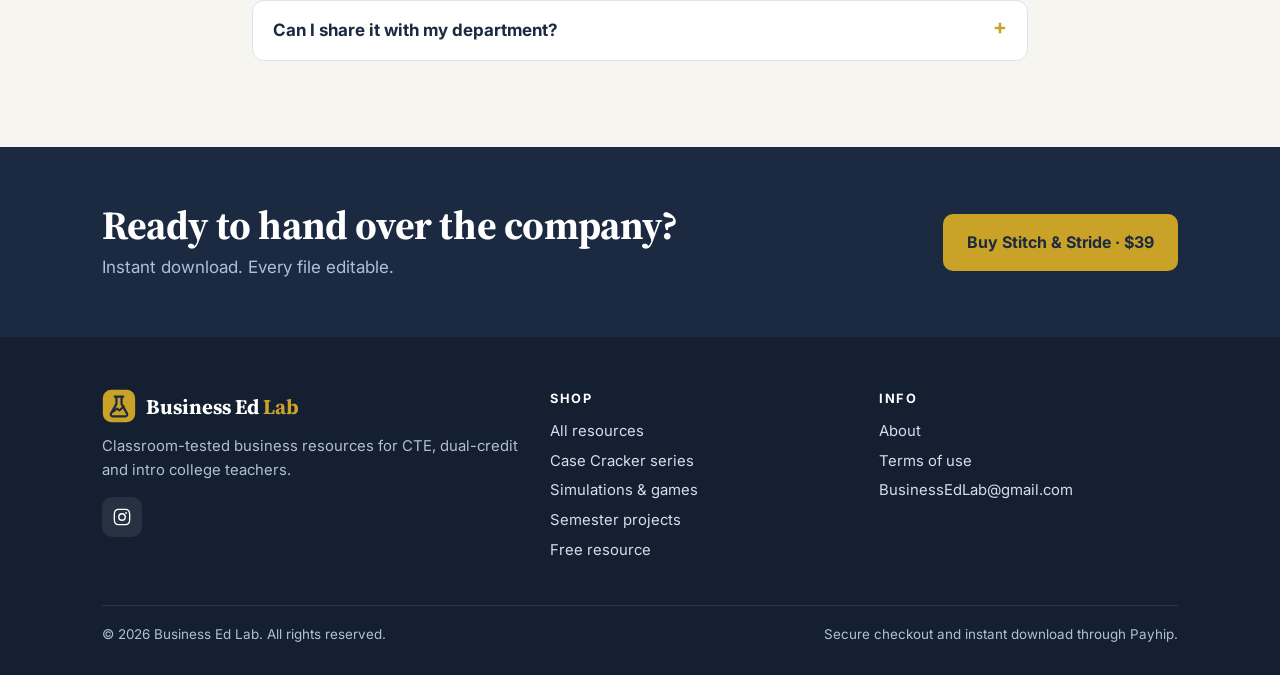
<file: stitch-and-stride.html>
<!DOCTYPE html>
<html lang="en"><head>
<meta charset="utf-8"><meta name="viewport" content="width=device-width,initial-scale=1">
<title>Stitch &amp; Stride: 8-Week Management Simulation | Business Ed Lab</title>
<meta name="description" content="An 8-week management simulation for intro business classes. Six companies, 72 key people, weekly sim kits and slide decks, and an Excel engine that turns decisions into a stock price.">
<meta property="og:title" content="Stitch & Stride: 8-Week Management Simulation">
<meta property="og:image" content="/assets/img/stitch-stride-cover.jpg">
<link rel="icon" href="/assets/favicon.svg">
<link rel="preconnect" href="https://fonts.googleapis.com"><link rel="preconnect" href="https://fonts.gstatic.com" crossorigin><link href="https://fonts.googleapis.com/css2?family=Inter:wght@400;500;600;700;800&family=Source+Serif+4:opsz,wght@8..60,600;8..60,700&display=swap" rel="stylesheet">
<link rel="stylesheet" href="/assets/style.css">
<script src="/assets/site.js" defer></script>
</head><body>
<header class="site-header" data-active="/stitch-and-stride"></header>

<section style="padding-top:44px">
  <div class="wrap">
    <p class="small" style="margin-bottom:18px"><a href="/store">Store</a> / Simulations</p>
    <div class="pp">
      <div>
        <div class="gallery-main"><img src="/assets/img/stitch-stride-cover.jpg" alt="Stitch & Stride cover"></div>
        <div class="gallery-thumbs">
          <button aria-pressed="true" data-src="/assets/img/stitch-stride-cover.jpg"><img src="/assets/img/stitch-stride-cover.jpg" alt="Stitch & Stride cover"></button>
          <button aria-pressed="false" data-src="/assets/img/sample-cards.jpg"><img src="/assets/img/sample-cards.jpg" alt="Key-people cards"></button>
          <button aria-pressed="false" data-src="/assets/img/sample-packet.jpg"><img src="/assets/img/sample-packet.jpg" alt="Company briefing packet"></button>
          <button aria-pressed="false" data-src="/assets/img/sample-form.jpg"><img src="/assets/img/sample-form.jpg" alt="Weekly decision form"></button>
          <button aria-pressed="false" data-src="/assets/img/sample-slide-news.jpg"><img src="/assets/img/sample-slide-news.jpg" alt="Sim day slide"></button>
        </div>
      </div>
      <aside class="buybox">
        <span class="eyebrow">8-week simulation</span>
        <h1 style="font-size:2.2rem;margin:12px 0 6px">Stitch &amp; Stride</h1>
        <p class="muted">Students run an athletic apparel company. Every topic you teach becomes a decision, and the stock price keeps score.</p>
        <div class="price" style="margin-top:14px">$39</div>
        <p class="small">Single-teacher license · instant download</p>
        <p style="margin-top:10px;background:#FBF4DC;border:1px solid #E8D48F;border-radius:10px;padding:10px 12px;font-size:.92rem"><b>Launch special:</b> use code <b>LAUNCH29</b> at checkout for $29.</p>
        <a class="btn btn-gold btn-block" data-checkout="stitchAndStride" style="margin-top:16px">Buy now</a>
        <div class="facts">
          <div><b>Length</b>8 weeks, 2 days/week</div>
          <div><b>Class size</b>12–32 (built for 24)</div>
          <div><b>Level</b>Grades 10–12, dual credit, college</div>
          <div><b>Files</b>Word, PowerPoint, Excel, PDF</div>
        </div>
        <p class="small">Works with any intro management textbook. The teacher guide includes a topic map for your book.</p>
      </aside>
    </div>
  </div>
</section>

<section class="white-band">
  <div class="wrap grid g2" style="gap:44px">
    <div>
      <h2 style="margin-bottom:14px">How it works</h2>
      <p class="muted">You teach the topic your usual way. Then, on sim day, each team gets its company's event card, argues it out in rotating executive roles (CEO, CPO, COO, CFMO), and fills in a one-page decision form. You type their letters into the workbook, and the news feed reveals what happened: stock moves, morale shifts, sometimes a resignation.</p>
      <p class="muted" style="margin-top:12px">Grades come from a weekly one-page decision memo, individual role briefs and a final shareholder meeting, never from the stock price. Scoring rewards improvement, so the struggling company can beat the market leader.</p>
    </div>
    <div>
      <h2 style="margin-bottom:14px">What's included</h2>
      <ul class="ticks">
        <li>14-page teacher guide: setup, weekly routine, grading, adapting it, FAQ</li>
        <li>Excel scoring engine (no macros) plus a full demo season to practice on</li>
        <li>Launch day kit and slide deck, team contract and Week 1 decision form</li>
        <li>6 company briefing packets and 72 printable key-people cards</li>
        <li>Weekly kits for Weeks 2–7: teacher plan, 6 event cards, decision form, homework, look-fors</li>
        <li>6 projected sim-day slide decks</li>
        <li>Week 8 shareholder meeting kit: script, rubric, ballots, peer evaluation</li>
      </ul>
    </div>
  </div>
</section>

<section>
  <div class="wrap">
    <h2 style="margin-bottom:22px">Eight weeks, one topic at a time</h2>
    <table class="weeks">
      <tr><th>Wk</th><th>Kit</th><th class="hide-sm">Topic</th><th>What teams decide</th></tr>
      <tr><td>1</td><td>Launch Day</td><td class="hide-sm">Org structure</td><td>Diagnose the inherited org chart and redesign it; set strategy and SMART goals</td></tr>
      <tr><td>2</td><td>The Hiring Battle</td><td class="hide-sm">Human resources</td><td>Workforce plan, candidate pick, selection method, a retention talk</td></tr>
      <tr><td>3</td><td>The Holiday Drop</td><td class="hide-sm">Individual behavior + teams</td><td>Build a launch team from personality data; resolve a clash</td></tr>
      <tr><td>4</td><td>What Do Our People Want?</td><td class="hide-sm">Motivation</td><td>Spend a rewards budget, redesign a job, fix pay equity</td></tr>
      <tr><td>5</td><td>Leadership Under Fire</td><td class="hide-sm">Leadership</td><td>Crisis leadership style, leadership approach, rebuilding trust</td></tr>
      <tr><td>6</td><td>Check the Numbers</td><td class="hide-sm">Control</td><td>Compare results to Week 1 goals; choose corrective action</td></tr>
      <tr><td>7</td><td>FitForge Arrives</td><td class="hide-sm">Communication + disruption</td><td>An AI startup shakes the industry: pivot, tell employees, tell the public</td></tr>
      <tr><td>8</td><td>Shareholder Meeting</td><td class="hide-sm">Change and innovation</td><td>Teams defend their stock price to classmates acting as shareholders</td></tr>
    </table>
  </div>
</section>

<section class="white-band">
  <div class="wrap">
    <h2 style="margin-bottom:22px">Take a look inside</h2>
    <div class="grid g3">
      <figure><div class="shot"><img src="/assets/img/sample-event.jpg" alt="Event card sample"></div><figcaption class="small" style="margin-top:8px">Each company gets its own event card every week.</figcaption></figure>
      <figure><div class="shot"><img src="/assets/img/sample-slide-decision.jpg" alt="Decision slide sample"></div><figcaption class="small" style="margin-top:8px">Sim-day decks walk teams through each decision.</figcaption></figure>
      <figure><div class="shot" style="padding:12px"><img src="/assets/img/stock-chart.svg" alt="Stock chart from demo season"></div><figcaption class="small" style="margin-top:8px">The engine tracks every company's stock week by week.</figcaption></figure>
    </div>
  </div>
</section>

<section>
  <div class="wrap" style="max-width:820px">
    <h2 style="margin-bottom:22px">Questions</h2>
    <details><summary>Do I need a specific textbook?</summary><p>No. Teach each topic with your own book and lessons. The teacher guide includes a topic map with a column for your textbook's chapters.</p></details>
    <details><summary>How much time does it take each week?</summary><p>About 10–15 minutes outside class to type each team's choices into the workbook. Everything else is print-and-go.</p></details>
    <details><summary>Do I need Excel?</summary><p>The workbook has no macros and runs in desktop Excel or the free Excel for the web. Google Sheets isn't recommended.</p></details>
    <details><summary>My class isn't 24 students. Will it work?</summary><p>Yes. The guide covers running 3–5 companies for smaller classes and teams of five for larger ones (12–32 students).</p></details>
    <details><summary>Can I share it with my department?</summary><p>Each purchase is a license for one teacher. Additional licenses for colleagues are available at a discount. See the <a href="/license">terms of use</a>.</p></details>
  </div>
</section>

<section class="navy-band" style="padding:56px 0">
  <div class="wrap" style="display:flex;justify-content:space-between;align-items:center;gap:20px;flex-wrap:wrap">
    <div><h2>Ready to hand over the company?</h2><p class="muted" style="margin-top:6px">Instant download. Every file editable.</p></div>
    <a class="btn btn-gold" data-checkout="stitchAndStride">Buy Stitch &amp; Stride · $39</a>
  </div>
</section>

<footer class="site-footer"></footer>
</body></html>
</file>
<file: assets/style.css>
/* Business Ed Lab — shared styles */
:root{
  --navy:#1B2A41; --navy-2:#24385A; --ink:#1B2A41; --muted:#56677F; --line:#DCE3EC;
  --paper:#F7F5F0; --white:#fff; --gold:#C9A227; --gold-2:#E3BE45; --steel:#7F93AD; --mint:#2E7D5B;
  --serif: "Source Serif 4", Caladea, Cambria, Georgia, "Times New Roman", serif;
  --sans: Inter, "Segoe UI", Carlito, system-ui, -apple-system, sans-serif;
  --r:14px; --wrap:1120px;
}
*{box-sizing:border-box;margin:0;padding:0}
html{scroll-behavior:smooth}
body{font-family:var(--sans);color:var(--ink);background:var(--paper);line-height:1.6;font-size:17px;-webkit-font-smoothing:antialiased}
img{max-width:100%;display:block}
a{color:inherit}
.wrap{max-width:var(--wrap);margin:0 auto;padding:0 22px}
h1,h2,h3{font-family:var(--serif);line-height:1.12;letter-spacing:-.01em}
h1{font-size:clamp(2.3rem,5.4vw,3.9rem)}
h2{font-size:clamp(1.7rem,3.4vw,2.5rem)}
h3{font-size:1.3rem}
p{max-width:65ch}
.eyebrow{display:inline-block;font-size:.74rem;font-weight:800;letter-spacing:.14em;text-transform:uppercase;color:var(--navy);background:var(--gold);padding:5px 11px;border-radius:6px}
.eyebrow.ghost{background:transparent;color:var(--gold);padding:0}
.muted{color:var(--muted)}
.btn{display:inline-flex;align-items:center;gap:.5em;font-weight:700;font-size:1rem;text-decoration:none;padding:14px 22px;border-radius:10px;border:2px solid transparent;transition:transform .15s ease,background .15s ease;cursor:pointer}
.btn:hover{transform:translateY(-1px)}
.btn-gold{background:var(--gold);color:var(--navy)}
.btn-gold:hover{background:var(--gold-2)}
.btn-navy{background:var(--navy);color:#fff}
.btn-line{border-color:currentColor;background:transparent}
.btn-block{width:100%;justify-content:center}

/* header */
.site-header{background:var(--navy);color:#fff;position:sticky;top:0;z-index:20}
.site-header .wrap{display:flex;align-items:center;justify-content:space-between;height:68px}
.brand{display:flex;align-items:center;gap:10px;text-decoration:none;font-family:var(--serif);font-weight:700;font-size:1.3rem}
.brand svg{width:34px;height:34px}
.brand span b{color:var(--gold);font-weight:700}
.nav{display:flex;gap:26px;align-items:center}
.nav a{text-decoration:none;font-weight:600;font-size:.95rem;color:#D6DEEA}
.nav a:hover,.nav a[aria-current="page"]{color:#fff}
.nav .btn{padding:9px 16px;font-size:.9rem;color:var(--navy)}
.menu-btn{display:none;background:none;border:0;color:#fff;font-size:1.6rem;cursor:pointer}
@media (max-width:760px){
  .menu-btn{display:block}
  .nav{display:none;position:absolute;top:68px;left:0;right:0;background:var(--navy);flex-direction:column;align-items:flex-start;padding:10px 22px 22px;gap:14px}
  .nav.open{display:flex}
}

/* sections */
section{padding:76px 0}
.navy-band{background:var(--navy);color:#fff}
.navy-band .muted{color:#AFC0D6}
.white-band{background:#fff}
.grid{display:grid;gap:22px}
.g2{grid-template-columns:repeat(2,1fr)}
.g3{grid-template-columns:repeat(3,1fr)}
.g4{grid-template-columns:repeat(4,1fr)}
@media (max-width:900px){.g3,.g4{grid-template-columns:repeat(2,1fr)}}
@media (max-width:640px){.g2,.g3,.g4{grid-template-columns:1fr}}

/* hero */
.hero{background:var(--navy);color:#fff;position:relative;overflow:hidden;padding:84px 0 92px}
.hero::before{content:"";position:absolute;inset:0;background-image:linear-gradient(rgba(127,147,173,.09) 1px,transparent 1px),linear-gradient(90deg,rgba(127,147,173,.09) 1px,transparent 1px);background-size:56px 56px;pointer-events:none}
.hero .wrap{position:relative;display:grid;grid-template-columns:1.1fr .9fr;gap:52px;align-items:center}
.hero h1 em{font-style:normal;color:var(--gold)}
.hero p.lead{font-size:1.18rem;color:#C9D5E4;margin:20px 0 30px}
.hero .ctas{display:flex;gap:12px;flex-wrap:wrap}
.hero .proof{display:flex;gap:22px;margin-top:30px;color:#AFC0D6;font-size:.92rem;flex-wrap:wrap}
.hero .proof b{color:#fff}
.hero-card{background:#fff;color:var(--ink);border-radius:18px;overflow:hidden;box-shadow:0 30px 60px rgba(0,0,0,.35);transform:rotate(1.5deg)}
.hero-card .body{padding:18px 20px}
.hero-card .tag{font-size:.72rem;font-weight:800;letter-spacing:.12em;text-transform:uppercase;color:var(--gold)}
@media (max-width:900px){.hero .wrap{grid-template-columns:1fr}.hero-card{transform:none;max-width:460px}}

/* cards */
.card{background:#fff;border:1px solid var(--line);border-radius:var(--r);padding:24px;transition:box-shadow .2s ease,transform .2s ease}
.card:hover{box-shadow:0 12px 30px rgba(27,42,65,.10)}
.card .icon{width:46px;height:46px;border-radius:12px;background:var(--navy);display:grid;place-items:center;margin-bottom:14px}
.card .icon svg{width:24px;height:24px;stroke:var(--gold);fill:none;stroke-width:2}
.card h3{margin-bottom:6px}
.card p{color:var(--muted);font-size:.97rem}
.soon{display:inline-block;font-size:.7rem;font-weight:800;letter-spacing:.1em;text-transform:uppercase;color:var(--steel);border:1px solid var(--line);padding:2px 8px;border-radius:999px;margin-top:10px}

/* product tile */
.product{background:#fff;border:1px solid var(--line);border-radius:var(--r);overflow:hidden;display:flex;flex-direction:column}
.product .thumb{aspect-ratio:1/1;background:var(--navy)}
.product .thumb img{width:100%;height:100%;object-fit:cover}
.product .info{padding:20px;display:flex;flex-direction:column;gap:8px;flex:1}
.product .meta{font-size:.8rem;font-weight:700;letter-spacing:.06em;text-transform:uppercase;color:var(--steel)}
.product .price{font-family:var(--serif);font-size:1.5rem;font-weight:700}
.product .row{display:flex;justify-content:space-between;align-items:center;margin-top:auto;padding-top:10px}
.product.placeholder .thumb{display:grid;place-items:center;color:var(--steel);font-weight:700;letter-spacing:.08em;text-transform:uppercase;font-size:.8rem;background:repeating-linear-gradient(45deg,#EEF2F7,#EEF2F7 12px,#F6F8FB 12px,#F6F8FB 24px)}

/* product page */
.pp{display:grid;grid-template-columns:1.05fr .95fr;gap:46px;align-items:start}
@media (max-width:900px){.pp{grid-template-columns:1fr}}
.gallery-main{border-radius:var(--r);overflow:hidden;border:1px solid var(--line);background:#fff}
.gallery-thumbs{display:grid;grid-template-columns:repeat(5,1fr);gap:10px;margin-top:10px}
.gallery-thumbs button{border:2px solid var(--line);border-radius:10px;overflow:hidden;padding:0;background:#fff;cursor:pointer;aspect-ratio:1/1}
.gallery-thumbs button img{width:100%;height:100%;object-fit:cover;object-position:top}
.gallery-thumbs button[aria-pressed="true"]{border-color:var(--gold)}
.buybox{background:#fff;border:1px solid var(--line);border-radius:var(--r);padding:26px;position:sticky;top:90px}
.buybox .price{font-family:var(--serif);font-size:2.4rem;font-weight:700}
.ticks{list-style:none;margin:14px 0 20px}
.ticks li{padding-left:30px;position:relative;margin:8px 0}
.ticks li::before{content:"";position:absolute;left:0;top:.35em;width:18px;height:18px;border-radius:50%;background:var(--gold) url("data:image/svg+xml,%3Csvg xmlns='http://www.w3.org/2000/svg' viewBox='0 0 24 24' fill='none' stroke='%231B2A41' stroke-width='3.5'%3E%3Cpath d='M5 12l5 5 9-10'/%3E%3C/svg%3E") center/12px no-repeat}
.facts{display:grid;grid-template-columns:1fr 1fr;gap:10px;margin:18px 0;font-size:.9rem}
.facts div{background:var(--paper);border-radius:10px;padding:10px 12px}
.facts b{display:block;font-size:.72rem;letter-spacing:.08em;text-transform:uppercase;color:var(--steel)}
.small{font-size:.86rem;color:var(--muted)}

table.weeks{width:100%;border-collapse:collapse;background:#fff;border-radius:var(--r);overflow:hidden;font-size:.95rem}
table.weeks th{background:var(--navy);color:#fff;text-align:left;padding:12px 14px;font-weight:600}
table.weeks td{padding:12px 14px;border-top:1px solid var(--line);vertical-align:top}
table.weeks td:first-child{font-family:var(--serif);font-weight:700;font-size:1.15rem;color:var(--gold);width:60px}
@media (max-width:640px){table.weeks .hide-sm{display:none}}

.shot{border-radius:12px;overflow:hidden;border:1px solid var(--line);background:#fff;box-shadow:0 10px 26px rgba(27,42,65,.10)}

details{background:#fff;border:1px solid var(--line);border-radius:12px;padding:16px 20px;margin-bottom:10px}
details summary{font-weight:700;cursor:pointer;list-style:none;display:flex;justify-content:space-between}
details summary::after{content:"+";color:var(--gold);font-size:1.3rem;line-height:1}
details[open] summary::after{content:"−"}
details p{margin-top:10px;color:var(--muted)}

/* free / signup */
.signup{background:var(--navy);color:#fff;border-radius:22px;padding:44px;display:grid;grid-template-columns:1.2fr .8fr;gap:30px;align-items:center}
.signup p{color:#C9D5E4}
@media (max-width:760px){.signup{grid-template-columns:1fr;padding:30px}}

/* about */
.portrait{aspect-ratio:4/5;border-radius:18px;background:linear-gradient(160deg,var(--navy),var(--navy-2));display:grid;place-items:center;color:#AFC0D6;font-weight:700;text-align:center;padding:20px}

/* footer */
.site-footer{background:#141F31;color:#AFC0D6;padding:52px 0 30px;font-size:.93rem}
.site-footer .cols{display:grid;grid-template-columns:1.4fr 1fr 1fr;gap:30px}
@media (max-width:760px){.site-footer .cols{grid-template-columns:1fr}}
.site-footer a{text-decoration:none;color:#D6DEEA}
.site-footer a:hover{color:#fff}
.site-footer ul{list-style:none}
.site-footer li{margin:6px 0}
.site-footer h4{color:#fff;font-size:.8rem;letter-spacing:.12em;text-transform:uppercase;margin-bottom:10px}
.socials{display:flex;gap:10px;margin-top:14px}
.socials a{width:40px;height:40px;border-radius:10px;background:rgba(255,255,255,.08);display:grid;place-items:center}
.socials a:hover{background:var(--gold)}
.socials svg{width:20px;height:20px;fill:#fff}
.socials a:hover svg{fill:var(--navy)}
.legal{border-top:1px solid rgba(255,255,255,.1);margin-top:36px;padding-top:18px;display:flex;justify-content:space-between;flex-wrap:wrap;gap:10px;font-size:.84rem}

/* link-in-bio page */
.bio{min-height:100vh;background:var(--navy);color:#fff;padding:48px 18px}
.bio .inner{max-width:480px;margin:0 auto;text-align:center}
.bio .logo{width:76px;height:76px;margin:0 auto 14px}
.bio h1{font-size:2rem}
.bio p{color:#AFC0D6;margin:8px auto 26px}
.bio .links{display:flex;flex-direction:column;gap:12px}
.bio .links a{display:flex;align-items:center;gap:14px;text-align:left;background:#fff;color:var(--navy);text-decoration:none;border-radius:14px;padding:12px;font-weight:700}
.bio .links a img{width:54px;height:54px;border-radius:10px;object-fit:cover}
.bio .links a .ph{width:54px;height:54px;border-radius:10px;background:var(--gold);display:grid;place-items:center;font-size:1.4rem}
.bio .links a small{display:block;font-weight:500;color:var(--muted);font-size:.85rem}
.bio .socials{justify-content:center;margin-top:28px}

.toast{position:fixed;left:50%;bottom:24px;transform:translateX(-50%);background:var(--navy);color:#fff;padding:14px 20px;border-radius:12px;box-shadow:0 12px 30px rgba(0,0,0,.3);font-weight:600;z-index:50;opacity:0;transition:opacity .2s}
.toast.show{opacity:1}

.portrait-img{width:100%;aspect-ratio:4/5;object-fit:cover;object-position:center top;border-radius:18px;box-shadow:0 18px 40px rgba(27,42,65,.18)}

/* store shelves + filter */
.filters{display:flex;flex-wrap:wrap;gap:8px;margin-bottom:8px}
.filters span{font-size:.8rem;font-weight:700;letter-spacing:.08em;text-transform:uppercase;color:var(--steel);align-self:center;margin-right:4px}
.filters button{font:inherit;font-size:.9rem;font-weight:600;padding:8px 14px;border-radius:999px;border:1px solid var(--line);background:#fff;color:var(--ink);cursor:pointer}
.filters button[aria-pressed="true"]{background:var(--navy);border-color:var(--navy);color:#fff}
.shelf{padding-top:34px}
.shelf-head{display:flex;justify-content:space-between;align-items:end;gap:16px;margin-bottom:18px;flex-wrap:wrap}
.shelf-head h2{font-size:clamp(1.5rem,3vw,2rem)}
.shelf-head p{color:var(--muted);margin-top:4px}
.shelf-head a{font-weight:700;color:var(--navy)}
[hidden]{display:none!important}
.case-row{display:grid;grid-template-columns:280px 1fr;gap:34px;align-items:center;padding:30px 0;border-top:1px solid var(--line)}
.case-row:first-child{border-top:0}
.case-row .shot img{display:block;width:100%}
.steps4{display:grid;grid-template-columns:repeat(4,1fr);gap:14px;margin-top:26px}
.steps4 div{border:1px solid rgba(201,162,39,.45);border-radius:12px;padding:14px 16px}
.steps4 b{font-family:var(--serif);color:var(--gold);font-size:1.6rem;display:block}
@media (max-width:760px){.case-row{grid-template-columns:1fr}.steps4{grid-template-columns:repeat(2,1fr)}}
.product a.thumb{display:block}

.btn-sm{padding:9px 15px;font-size:.92rem}
.product.case .info{padding:16px 18px;gap:6px}
.product.case h3{font-size:1.12rem}
.product.case .muted{font-size:.9rem;line-height:1.45}
.product.case .price{font-size:1.25rem}
.shelf-head .count{font-family:var(--sans,inherit);font-size:.8rem;font-weight:700;letter-spacing:.06em;text-transform:uppercase;color:var(--steel);vertical-align:middle;margin-left:6px}

/* home: cover stack + product lines */
.cover-stack{position:relative;height:500px}
.cover-stack a{position:absolute;width:66%;border-radius:14px;overflow:hidden;box-shadow:0 26px 50px rgba(0,0,0,.4);transition:transform .2s ease}
.cover-stack a img{display:block;width:100%}
.cover-stack a:nth-child(1){left:-4%;top:70px;transform:rotate(-6deg);z-index:1}
.cover-stack a:nth-child(2){right:-4%;top:56px;transform:rotate(5deg);z-index:2}
.cover-stack a:nth-child(3){left:17%;top:0;transform:rotate(0);z-index:3}
.cover-stack a:hover{transform:translateY(-6px) rotate(0);z-index:4}
@media (max-width:900px){.cover-stack{height:380px;max-width:440px;margin:10px auto 0}}
@media (max-width:480px){.cover-stack{height:300px}}
.line{background:#fff;border:1px solid var(--line);border-radius:var(--r);overflow:hidden;display:flex;flex-direction:column;text-decoration:none;color:inherit;transition:box-shadow .2s ease,transform .2s ease}
.line:hover{box-shadow:0 14px 32px rgba(27,42,65,.12);transform:translateY(-2px)}
.line img{display:block;width:100%;aspect-ratio:16/10;object-fit:cover;object-position:top}
.line .body{padding:20px 22px;display:flex;flex-direction:column;gap:8px;flex:1}
.line .meta{font-size:.78rem;font-weight:800;letter-spacing:.1em;text-transform:uppercase;color:var(--steel)}
.line .go{margin-top:auto;padding-top:8px;font-weight:700;color:var(--navy)}
.course-links{display:flex;flex-wrap:wrap;gap:10px;margin-top:18px}
.course-links a{padding:10px 16px;border-radius:999px;border:1px solid var(--line);background:#fff;text-decoration:none;font-weight:600;color:var(--ink)}
.course-links a:hover{border-color:var(--navy)}

/* store finder (search + filter chips) */
.finder{background:#fff;border:1px solid var(--line);border-radius:var(--r);padding:18px 20px;display:grid;gap:12px}
.finder .top{display:flex;gap:14px;align-items:center;flex-wrap:wrap}
.finder input[type=search]{flex:1;min-width:220px;font:inherit;font-size:1rem;padding:11px 14px;border:1px solid var(--line);border-radius:10px;background:#F8FAFC;color:var(--ink)}
.finder input[type=search]:focus{outline:2px solid var(--navy);outline-offset:1px;background:#fff}
.finder .results{font-size:.92rem;color:var(--muted);white-space:nowrap}
.finder .clear{font:inherit;font-size:.88rem;font-weight:700;color:var(--navy);background:none;border:0;text-decoration:underline;cursor:pointer;margin-left:8px;padding:0}
.finder .filters{margin:0}
.finder .filters>span{min-width:62px}
.filters button span{font-size:.82em;font-weight:600;letter-spacing:0;text-transform:none;color:inherit;opacity:.6;margin:0 0 0 6px}
.empty-note{padding:46px 0 10px;text-align:center;color:var(--muted)}
.empty-note b{display:block;font-family:var(--serif);font-size:1.3rem;color:var(--ink);margin-bottom:4px}
@media (max-width:760px){
  .finder{padding:14px}
  .finder .filters{flex-wrap:nowrap;overflow-x:auto;padding-bottom:4px;-webkit-overflow-scrolling:touch}
  .finder .filters button{white-space:nowrap;flex:none}
  .finder .filters>span{min-width:0;flex:none}
}
@media (max-width:980px) and (min-width:761px){.nav{gap:18px}.nav a{font-size:.9rem}}
</file>
